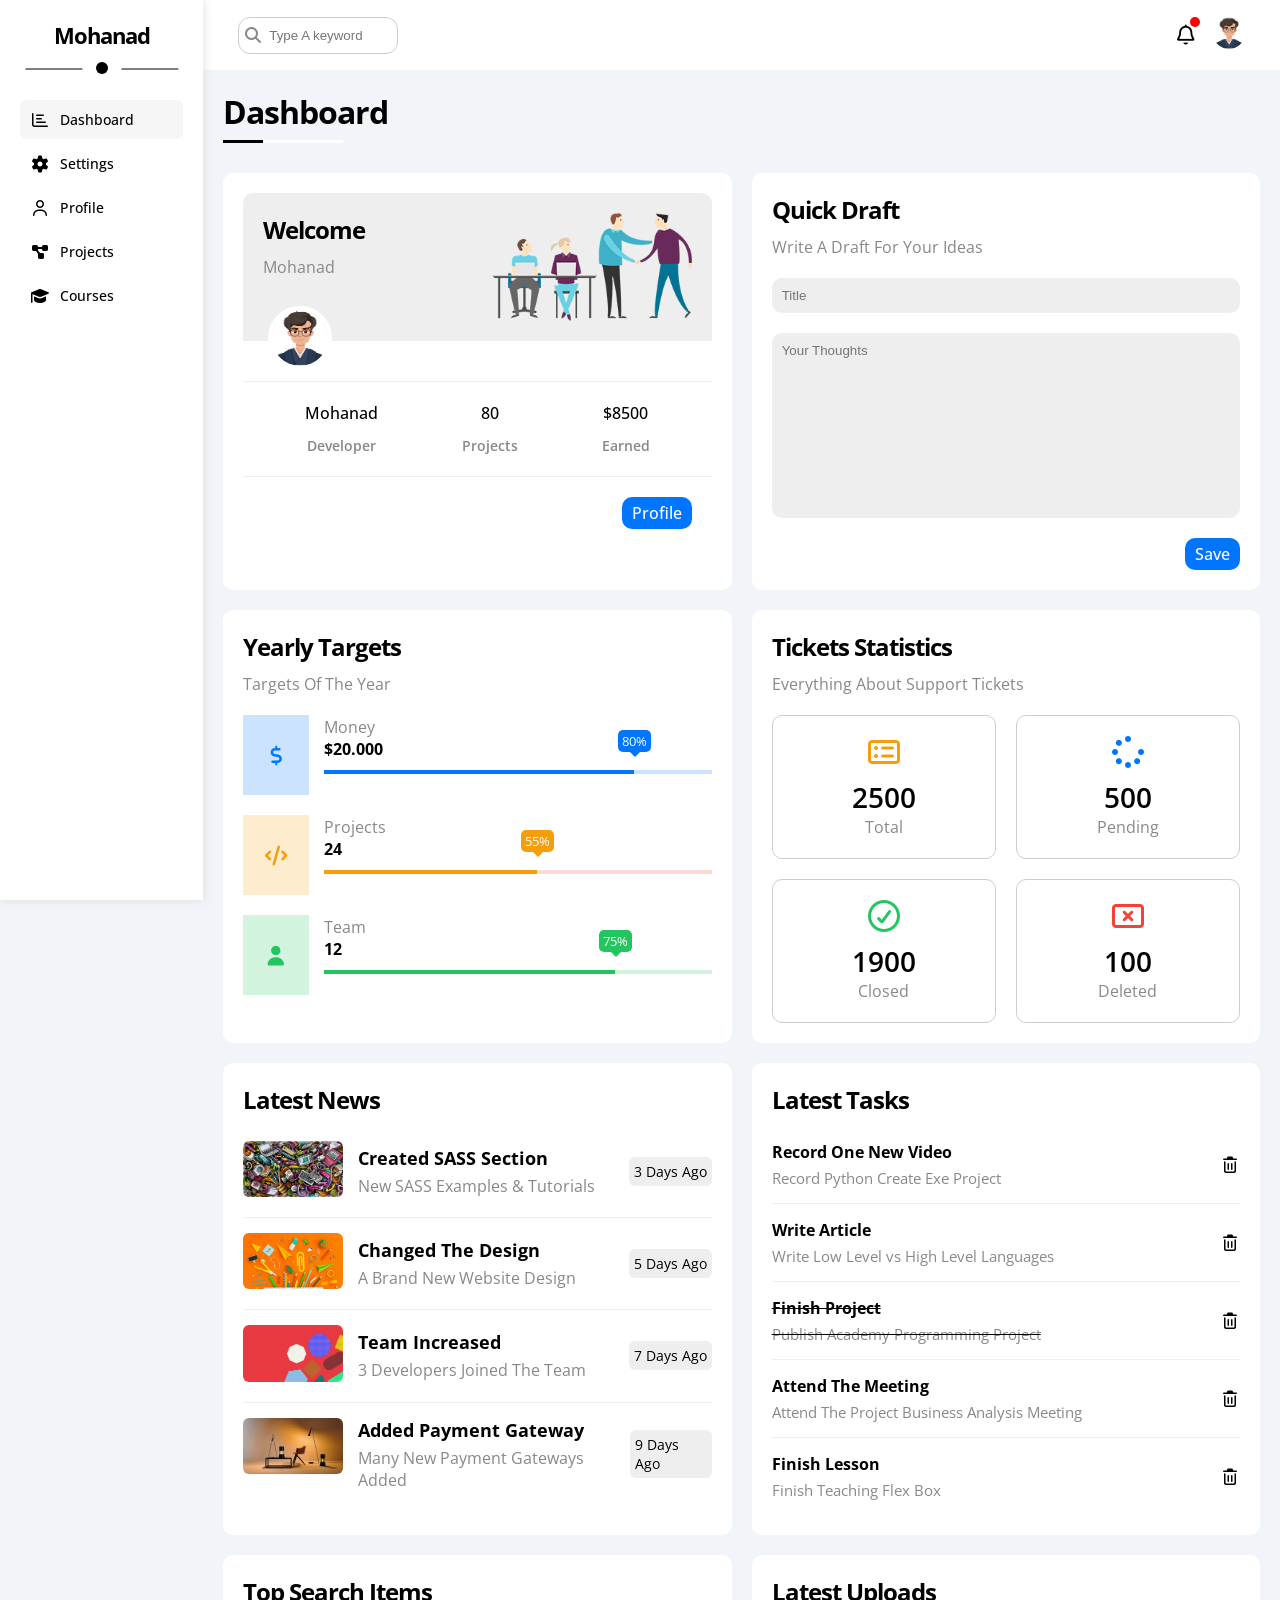
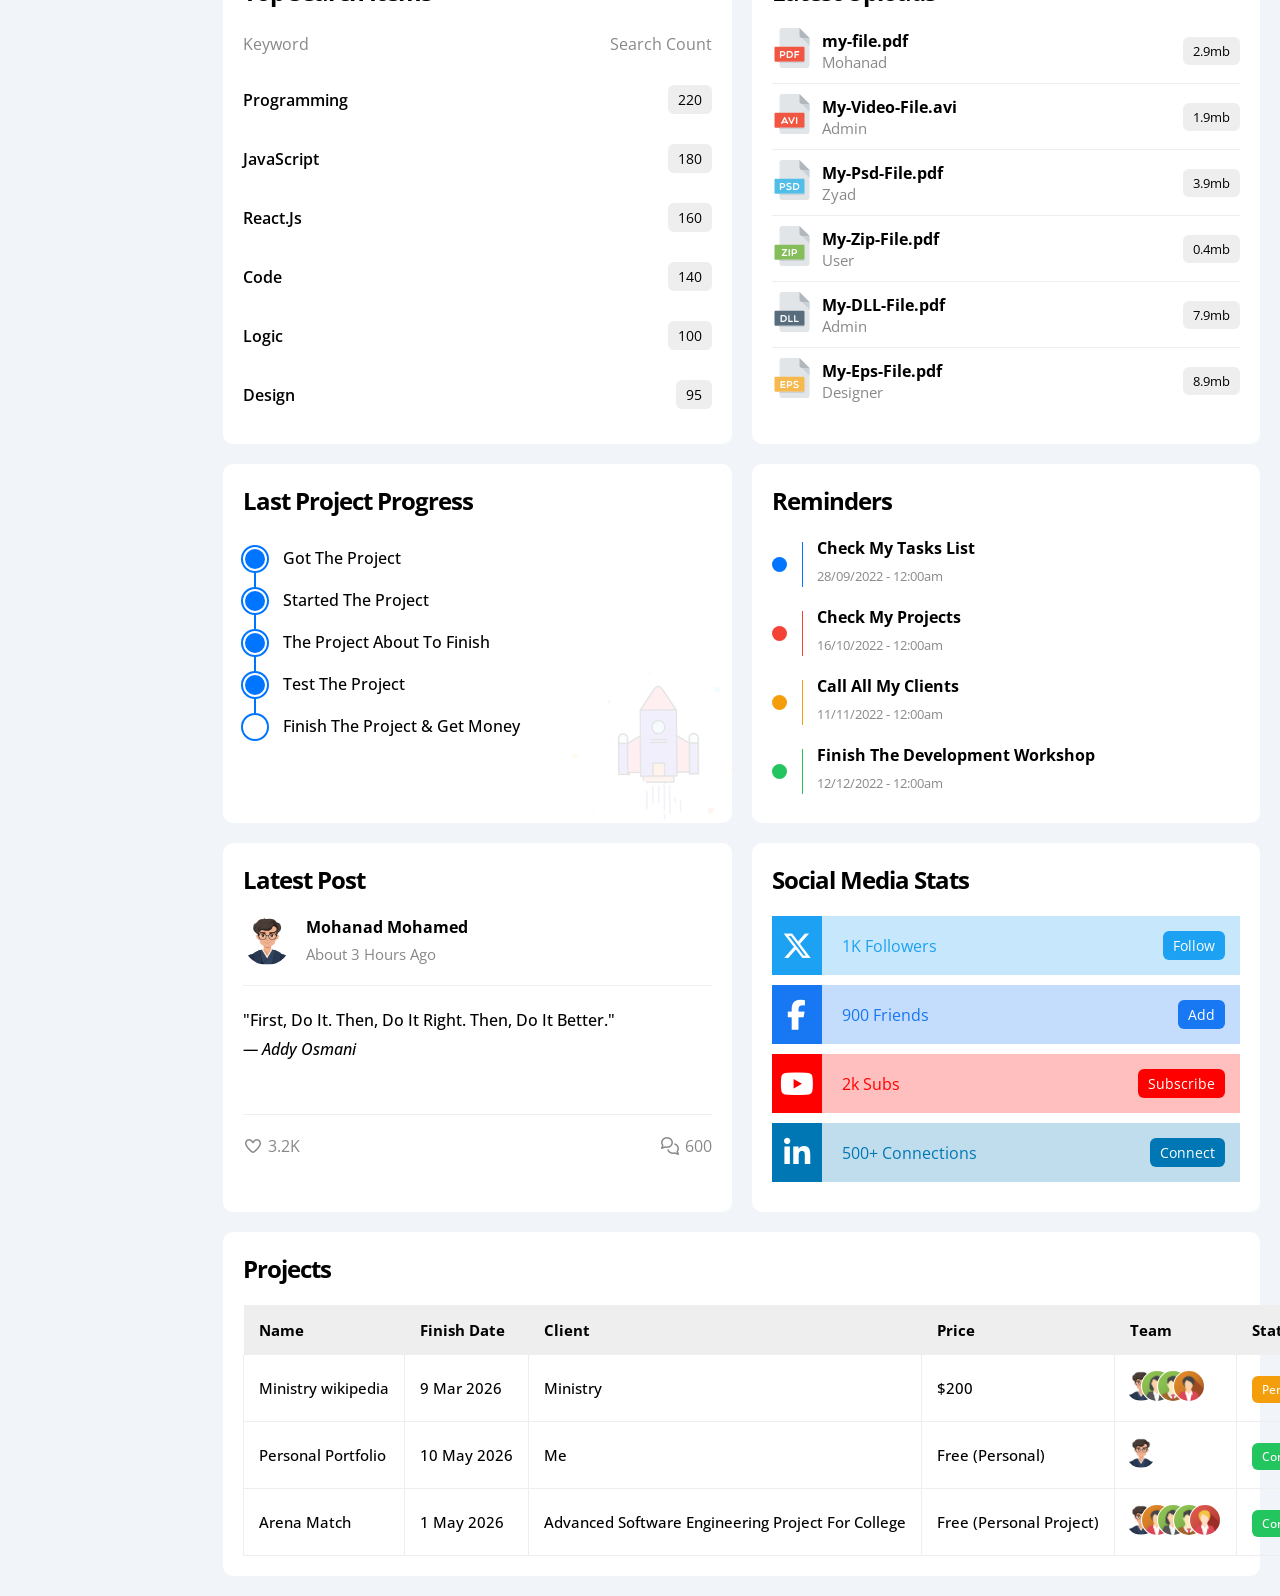
<file: index.html>
<!DOCTYPE html>
<html lang="en">
<head>
    <meta charset="UTF-8">
    <meta name="viewport" content="width=device-width, initial-scale=1.0">
    <title>Dashboard</title>
    <!-- Font Awesome  -->
    <link rel="stylesheet" href="CSS/all.min.css">
    <!-- FrameWork file  -->
    <link rel="stylesheet" href="CSS/framework.css">
    <!-- Main CSS File  -->
    <link rel="stylesheet" href="CSS/main.css">
    <!-- Google Fonts  -->
    <link rel="preconnect" href="https://fonts.googleapis.com">
    <link rel="preconnect" href="https://fonts.gstatic.com" crossorigin>
    <link href="https://fonts.googleapis.com/css2?family=Cairo:wght@200..1000&family=Open+Sans:ital,wght@0,300..800;1,300..800&display=swap" rel="stylesheet">
</head>
<body>
    <div class="page">
        <div class="sidebar">
            <h3>
                <span class="circle-bullet"></span>
                Mohanad
            </h3>
            <ul>
                <li>
                    <a class="active" href="index.html" >
                        <i class="fa-regular fa-chart-bar fa-fw"></i>
                        <span>Dashboard</span>
                    </a>
                </li>
                <li>
                    <a href="settings.html">
                        <i class="fa-solid fa-gear fa-fw"></i>
                        <span>Settings</span>
                    </a>
                </li>
                <li>                   
                    <a href="profile.html" >
                        <i class="fa-regular fa-user fa-fw"></i>
                        <span>Profile</span>
                    </a>
                </li>
                <li>
                    <a href="projects.html" >
                        <i class="fa-solid fa-diagram-project fa-fw"></i>
                        <span>Projects</span>
                    </a>
                </li>
                <li>                    
                    <a href="courses.html" >
                        <i class="fa-solid fa-graduation-cap fa-fw"></i>
                        <span>Courses</span>
                    </a>
                </li>
            </ul>
        </div>

        <div class="content-wrapper">
            <header>
                <div class="search">
                    <i class="fa-solid fa-magnifying-glass"></i>
                    <input type="text" name="search" placeholder="Type A keyword">
                </div>
                    <div class="image p-relative">
                        <a href="profile.html">
                            <img src="images/my-avatar.jpg" alt="">
                        </a>
                    </div>
            </header>

            <div class="dashboard-body p-20">
                <h1 class="main-title">Dashboard</h1>

                <div class="dashboard-content">
                    <div class="card welcome pb-40">
                        <div class="intro p-20 d-flex-space eee-bg p-relative">
                            <div class="card-head-text">
                                <h2>Welcome</h2>
                                <p>Mohanad</p>
                            </div>
                            <img src="images/welcome.png" alt="">
                        </div>
                        <div class="content p-relative pt-20 pb-40">
                            <div class="image">
                                <img src="images/my-avatar.jpg" alt="">
                            </div>
                            <div class="content-text d-flex-around p-20 mt-20 mb-20 txt-center">
                                <div class="role">
                                    <p>Mohanad</p>
                                    <span>Developer</span>
                                </div>
                                <div class="projects-done">
                                    <p>80</p>
                                    <span>Projects</span>
                                </div>
                                <div class="money-earned">
                                    <p>$8500</p>
                                    <span>Earned</span>
                                </div>
                            </div>
                            <div class="profile-btn">
                                <a href="profile.html">Profile</a>
                            </div>
                        </div>
                    </div>
                    <!-- *************** -->
                    <div class="card quick-draft p-20">
                        <div class="card-head-text">
                            <h2>Quick Draft</h2>
                            <p>Write A Draft For Your Ideas</p>
                        </div>
                        <form action="" class="quick-draft-form d-flex mt-20">
                            <input class="title-input eee-bg rad-10" type="text" name="title" placeholder="Title">
                            <input class="thoughts-input eee-bg rad-10" type="text" name="thoughts" placeholder="Your Thoughts">
                        </form>
                        <div class="save-btn">
                            <a href="#">Save</a>
                        </div>
                    </div>
                    <!-- **************** -->
                    <div class="card targets p-20">
                        <div class="card-head-text">
                            <h2>Yearly Targets</h2>
                            <p>Targets Of The Year</p>
                        </div>
                        <!-- Money  -->
                        <div class="target-holder money d-flex">
                            <div class="target-icon center-flex">
                                <i class="fa-solid fa-dollar-sign fa-lg c-blue"></i>
                            </div>
                            <div class="target-content">
                                <p class="title">Money</p>
                                <p class="number">$20.000</p>
                                <div class="prog money">
                                    <span class="progress-fill money blue-bg" data-progress="80%" style="width: 80%;">
                                        <span class="money blue-bg">80%</span>
                                    </span>
                                </div>
                            </div>
                        </div>
                        <!-- Projects  -->
                        <div class="target-holder projects d-flex">
                            <div class="target-icon center-flex">
                                <i class="fa-solid fa-code fa-lg c-orange"></i>
                            </div>
                            <div class="target-content">
                                <p class="title">Projects</p>
                                <p class="number">24</p>
                                <div class="prog projects">
                                    <span class="progress-fill projects orange-bg" data-progress="55%" style="width: 55%;">
                                        <span class="projects orange-bg">55%</span>
                                    </span>
                                </div>
                            </div>
                        </div>
                        <!-- Team  -->
                        <div class="target-holder team d-flex">
                            <div class="target-icon center-flex">
                                <i class="fa-solid fa-user fa-lg c-green"></i>
                            </div>
                            <div class="target-content">
                                <p class="title">Team</p>
                                <p class="number">12</p>
                                <div class="prog team">
                                    <span class="progress-fill team green-bg" data-progress="75%" style="width: 75%;">
                                        <span class="team green-bg">75%</span>
                                    </span>
                                </div>
                            </div>
                        </div>
                    </div>
                    <!-- ******************* -->
                    <div class="card tickets p-20">
                        <div class="card-head-text">
                            <h2>Tickets Statistics</h2>
                            <p>Everything About Support Tickets</p>
                        </div>
                        <div class="box-container d-flex mt-20">
                            <div class="box">
                                <i class="fa-regular fa-rectangle-list fa-2x c-orange mb-10"></i>
                                <span>2500</span>
                                <p>Total</p>
                            </div>
                            <div class="box">
                                <i class="fa-solid fa-spinner fa-2x c-blue mb-10"></i>
                                <span>500</span>
                                <p>Pending</p>
                            </div>
                            <div class="box">
                                <i class="fa-regular fa-circle-check fa-2x c-green mb-10"></i>
                                <span>1900</span>
                                <p>Closed</p>
                            </div>
                            <div class="box">
                                <i class="fa-regular fa-rectangle-xmark fa-2x c-red mb-10"></i>
                                <span>100</span>
                                <p>Deleted</p>
                            </div>
                        </div>
                    </div>
                    <!-- ***************************** -->
                    <div class="card news p-20">
                        <div class="card-head-text">
                            <h2>Latest News</h2>
                        </div>
                        <div class="news-row d-flex">
                            <div class="news-row-image">
                                <img src="images/news-04.png" alt="">
                            </div>
                            <div class="news-row-content">
                                <div class="news-text">
                                    <h3>Created SASS Section</h3>
                                    <p>New SASS Examples & Tutorials</p>
                                </div>
                                <div class="news-label ">
                                    3 Days Ago
                                </div>
                            </div>
                        </div>
                        <!-- ********** -->
                        <div class="news-row d-flex">
                            <div class="news-row-image">
                                <img src="images/news-02.png" alt="">
                            </div>
                            <div class="news-row-content">
                                <div class="news-text">
                                    <h3>Changed The Design</h3>
                                    <p>A Brand New Website Design</p>
                                </div>
                                <div class="news-label ">
                                    5 Days Ago
                                </div>
                            </div>
                        </div>
                        <!-- *************** -->
                        <div class="news-row d-flex">
                            <div class="news-row-image">
                                <img src="images/news-03.png" alt="">
                            </div>
                            <div class="news-row-content">
                                <div class="news-text">
                                    <h3>Team Increased</h3>
                                    <p>3 Developers Joined The Team</p>
                                </div>
                                <div class="news-label ">
                                    7 Days Ago
                                </div>
                            </div>
                        </div>
                        <!-- ********************* -->
                        <div class="news-row d-flex">
                            <div class="news-row-image">
                                <img src="images/news-01.png" alt="">
                            </div>
                            <div class="news-row-content">
                                <div class="news-text">
                                    <h3>Added Payment Gateway</h3>
                                    <p>Many New Payment Gateways Added</p>
                                </div>
                                <div class="news-label ">
                                    9 Days Ago
                                </div>
                            </div>
                        </div>
                    </div>
                    <!-- ********************  -->
                    <div class="card tasks p-20">
                        <div class="card-head-text">
                            <h2>Latest Tasks</h2>
                        </div>
                        <div class="task-row d-flex">
                            <div class="task-content">
                                <h3 class="fs-16">Record One New Video</h3>
                                <p class="fs-15 c-grey">Record Python Create Exe Project</p>
                            </div>
                            <div class="remove-task-icon">
                                <i class="fa-regular fa-trash-can delete"></i>
                            </div>
                        </div>

                        <div class="task-row d-flex">
                            <div class="task-content">
                                <h3 class="fs-16">Write Article</h3>
                                <p class="fs-15 c-grey">Write Low Level vs High Level Languages</p>
                            </div>
                            <div class="remove-task-icon">
                                <i class="fa-regular fa-trash-can delete"></i>
                            </div>
                        </div>

                        <div class="task-row d-flex">
                            <div class="task-content">
                                <h3 class="fs-16">Finish Project</h3>
                                <p class="fs-15 c-grey">Publish Academy Programming Project</p>
                            </div>
                            <div class="remove-task-icon">
                                <i class="fa-regular fa-trash-can delete"></i>
                            </div>
                        </div>

                        <div class="task-row d-flex">
                            <div class="task-content">
                                <h3 class="fs-16">Attend The Meeting</h3>
                                <p class="fs-15 c-grey">Attend The Project Business Analysis Meeting</p>
                            </div>
                            <div class="remove-task-icon">
                                <i class="fa-regular fa-trash-can delete"></i>
                            </div>
                        </div>

                        <div class="task-row d-flex">
                            <div class="task-content">
                                <h3 class="fs-16">Finish Lesson</h3>
                                <p class="fs-15 c-grey">Finish Teaching Flex Box</p>
                            </div>
                            <div class="remove-task-icon">
                                <i class="fa-regular fa-trash-can delete"></i>
                            </div>
                        </div>
                    </div>
                    <!-- ********************  -->
                    <div class="card top-search p-20">
                        <div class="card-head-text">
                            <h2>Top Search Items</h2>
                        </div>
                        <div class="items-head d-flex-space">
                            <span class="c-grey">Keyword</span>
                            <span class="c-grey">Search Count</span>
                        </div>
                        <div class="items-row d-flex-space">
                            <span class="keyword">Programming</span>
                            <span class="count">220</span>
                        </div>

                        <div class="items-row d-flex-space">
                            <span class="keyword">JavaScript</span>
                            <span class="count">180</span>
                        </div>

                        <div class="items-row d-flex-space p-15">
                            <span class="keyword">React.Js</span>
                            <span class="count">160</span>
                        </div>

                        <div class="items-row d-flex-space">
                            <span class="keyword">Code</span>
                            <span class="count">140</span>
                        </div>

                        <div class="items-row d-flex-space">
                            <span class="keyword">Logic</span>
                            <span class="count">100</span>
                        </div>

                        <div class="items-row d-flex-space">
                            <span class="keyword">Design</span>
                            <span class="count">95</span>
                        </div>
                    </div>
                    <!-- *********************  -->
                    <div class="card uploads p-20">
                        <div class="card-head-text">
                            <h2>Latest Uploads</h2>
                        </div>
                        <div class="uploads-row d-flex">
                            <div class="uploads-img">
                                <img src="images/pdf.svg" alt="" style="width: 40px;">
                            </div>
                            <div class="uploads-content">
                                <div class="uploads-text">
                                    <h3 class="fs-16">my-file.pdf</h3>
                                    <p class="fs-15 c-grey">Mohanad</p>
                                </div>
                                <div class="uploads-label">
                                    2.9mb
                                </div>
                            </div>
                        </div>

                        <div class="uploads-row d-flex">
                            <div class="uploads-img">
                                <img src="images/avi.svg" alt="" style="width: 40px;">
                            </div>
                            <div class="uploads-content">
                                <div class="uploads-text">
                                    <h3 class="fs-16">My-Video-File.avi</h3>
                                    <p class="fs-15 c-grey">Admin</p>
                                </div>
                                <div class="uploads-label">
                                    1.9mb
                                </div>
                            </div>
                        </div>

                        <div class="uploads-row d-flex">
                            <div class="uploads-img">
                                <img src="images/psd.svg" alt="" style="width: 40px;">
                            </div>
                            <div class="uploads-content">
                                <div class="uploads-text">
                                    <h3 class="fs-16">My-Psd-File.pdf</h3>
                                    <p class="fs-15 c-grey">Zyad</p>
                                </div>
                                <div class="uploads-label">
                                    3.9mb
                                </div>
                            </div>
                        </div>

                        <div class="uploads-row d-flex">
                            <div class="uploads-img">
                                <img src="images/zip.svg" alt="" style="width: 40px;">
                            </div>
                            <div class="uploads-content">
                                <div class="uploads-text">
                                    <h3 class="fs-16">My-Zip-File.pdf</h3>
                                    <p class="fs-15 c-grey">User</p>
                                </div>
                                <div class="uploads-label">
                                    0.4mb
                                </div>
                            </div>
                        </div>

                        <div class="uploads-row d-flex">
                            <div class="uploads-img">
                                <img src="images/dll.svg" alt="" style="width: 40px;">
                            </div>
                            <div class="uploads-content">
                                <div class="uploads-text">
                                    <h3 class="fs-16">My-DLL-File.pdf</h3>
                                    <p class="fs-15 c-grey">Admin</p>
                                </div>
                                <div class="uploads-label">
                                    7.9mb
                                </div>
                            </div>
                        </div>

                        <div class="uploads-row d-flex">
                            <div class="uploads-img">
                                <img src="images/eps.svg" alt="" style="width: 40px;">
                            </div>
                            <div class="uploads-content">
                                <div class="uploads-text">
                                    <h3 class="fs-16">My-Eps-File.pdf</h3>
                                    <p class="fs-15 c-grey">Designer</p>
                                </div>
                                <div class="uploads-label">
                                    8.9mb
                                </div>
                            </div>
                        </div>
                    </div>
                    <!-- **********************  -->
                    <div class="card progress p-relative">
                        <div class="card-head-text">
                            <h2>Last Project Progress</h2>
                        </div>
                        <ul class="project-progress mt-20">
                            <li>Got The Project</li>
                            <li>Started The Project</li>
                            <li>The Project About To Finish</li>
                            <li>Test The Project</li>
                            <li>Finish The Project & Get Money</li>
                        </ul>
                        <img src="images/project.png" alt="">
                    </div>
                    <!-- ********************  -->
                    <div class="card reminders">
                        <div class="card-head-text">
                            <h2>Reminders</h2>
                        </div>
                        <ul>
                            <li class="d-flex blue">
                                <span class="bullet blue-bg "></span>
                                <div class="content">
                                    <p class="text">Check My Tasks List</p>
                                    <span class="date c-grey">28/09/2022 - 12:00am</span>
                                </div>
                            </li>
                            <li class="d-flex red">
                                <span class="bullet red-bg"></span>
                                <div class="content">
                                    <p class="text">Check My Projects</p>
                                    <span class="date c-grey">16/10/2022 - 12:00am</span>
                                </div>
                            </li>
                            <li class="d-flex orange">
                                <span class="bullet orange-bg"></span>
                                <div class="content">
                                    <p class="text">Call All My Clients</p>
                                    <span class="date c-grey">11/11/2022 - 12:00am</span>
                                </div>
                            </li>
                            <li class="d-flex green">
                                <span class="bullet green-bg"></span>
                                <div class="content">
                                    <p class="text">Finish The Development Workshop</p>
                                    <span class="date c-grey">12/12/2022 - 12:00am</span>
                                </div>
                            </li>
                        </ul>
                    </div>
                    <!-- ***********************  -->
                    <div class="card post ">
                        <div class="card-head-text ">
                            <h2>Latest Post</h2>
                        </div>
                        <div class="post-head text-capitalize pt-10 pb-20">
                            <img src="images/my-avatar.jpg" alt="">
                            <div class="info">
                                <span class="name fs-16">Mohanad Mohamed</span>
                                <span class="time c-grey fs-15">About 3 Hours Ago</span>
                            </div>
                        </div>
                        <div class="post-content text-capitalize pt-20 pb-50">
                            <blockquote>
                                "First, do it. Then, do it right. Then, do it better."
                            </blockquote>
                            <cite>— Addy Osmani</cite>
                        </div>
                        <div class="post-foot d-flex-space pt-20">
                            <div class="likes c-grey d-flex">
                                <i class="fa-regular fa-heart"></i>
                                <span>3.2K</span>
                            </div>
                            <div class="comments c-grey d-flex">
                                <i class="fa-regular fa-comments"></i>
                                <span>600</span>
                            </div>
                        </div>
                    </div>
                    <!-- *****************  -->
                    <div class="card social">
                        <div class="card-head-text mb-20">
                            <h2>Social Media Stats</h2>
                        </div>
                        <div class="social-row twitter d-flex ">
                            <i class="fa-brands fa-x-twitter center-flex c-white"></i>
                            <div class="social-row-content d-flex-space">
                                <span style="color: var(--twitter-color);">1K Followers</span>
                                <a href="#">Follow</a>
                            </div>
                        </div>
                        <div class="social-row facebook d-flex ">
                            <i class="fa-brands fa-facebook-f center-flex c-white"></i>
                            <div class="social-row-content d-flex-space">
                                <span style="color: var(--facebook-color);">900 Friends</span>
                                <a href="#">Add</a>
                            </div>
                        </div>
                        <div class="social-row youtube d-flex ">
                            <i class="fa-brands fa-youtube center-flex c-white"></i>
                            <div class="social-row-content d-flex-space">
                                <span style="color: red;">2k Subs</span>
                                <a href="#">Subscribe</a>
                            </div>
                        </div>
                        <div class="social-row linkedIn d-flex ">
                            <i class="fa-brands fa-linkedin-in center-flex c-white"></i>
                            <div class="social-row-content d-flex-space">
                                <span style="color: var(--linkedIn-color);">500+ Connections</span>
                                <a href="#">Connect</a>
                            </div>
                        </div>
                    </div>
                </div>
                <div class="card projects fff-bg rad-10 p-20 mt-20">
                    <div class="card-head-text mb-20">
                        <h2>Projects</h2>
                    </div>
                    <div class="table-container">
                        <table>
                            <tr>
                                <th>Name</th>
                                <th>Finish Date</th>
                                <th>Client</th>
                                <th>Price</th>
                                <th>Team</th>
                                <th>Status</th>
                            </tr>
                            <tr>
                                <td>Ministry wikipedia</td>
                                <td>9 Mar 2026</td>
                                <td>Ministry</td>
                                <td>$200</td>
                                <td class="images">
                                    <img src="images/my-avatar.jpg" alt="">
                                    <img src="images/team-02.png" alt="">
                                    <img src="images/team-03.png" alt="">
                                    <img src="images/team-04.png" alt="">
                                </td>
                                <td class="pending"><span>Pending</span></td>
                            </tr>
                            <tr>
                                <td>Personal Portfolio</td>
                                <td>10 May 2026</td>
                                <td>Me</td>
                                <td>Free (Personal)</td>
                                <td class="images">
                                    <img src="images/my-avatar.jpg" alt="My Avatar">
                                </td>
                                <td class="completed"><span>Completed</span></td>
                            </tr>
                            <tr>
                                <td>Arena Match</td>
                                <td>1 May 2026</td>
                                <td>Advanced Software Engineering Project For College</td>
                                <td>Free (Personal Project)</td>
                                <td class="images">
                                    <img src="images/my-avatar.jpg" alt="">
                                    <img src="images/team-04.png" alt="">
                                    <img src="images/team-02.png" alt="">
                                    <img src="images/team-03.png" alt="">
                                    <img src="images/team-05.png" alt="">
                                </td>
                                <td class="completed"><span>Completed</span></td>
                            </tr>
                        </table>
                    </div>
                </div>
            </div>
        </div>
    </div>
</body>
</html>
</file>
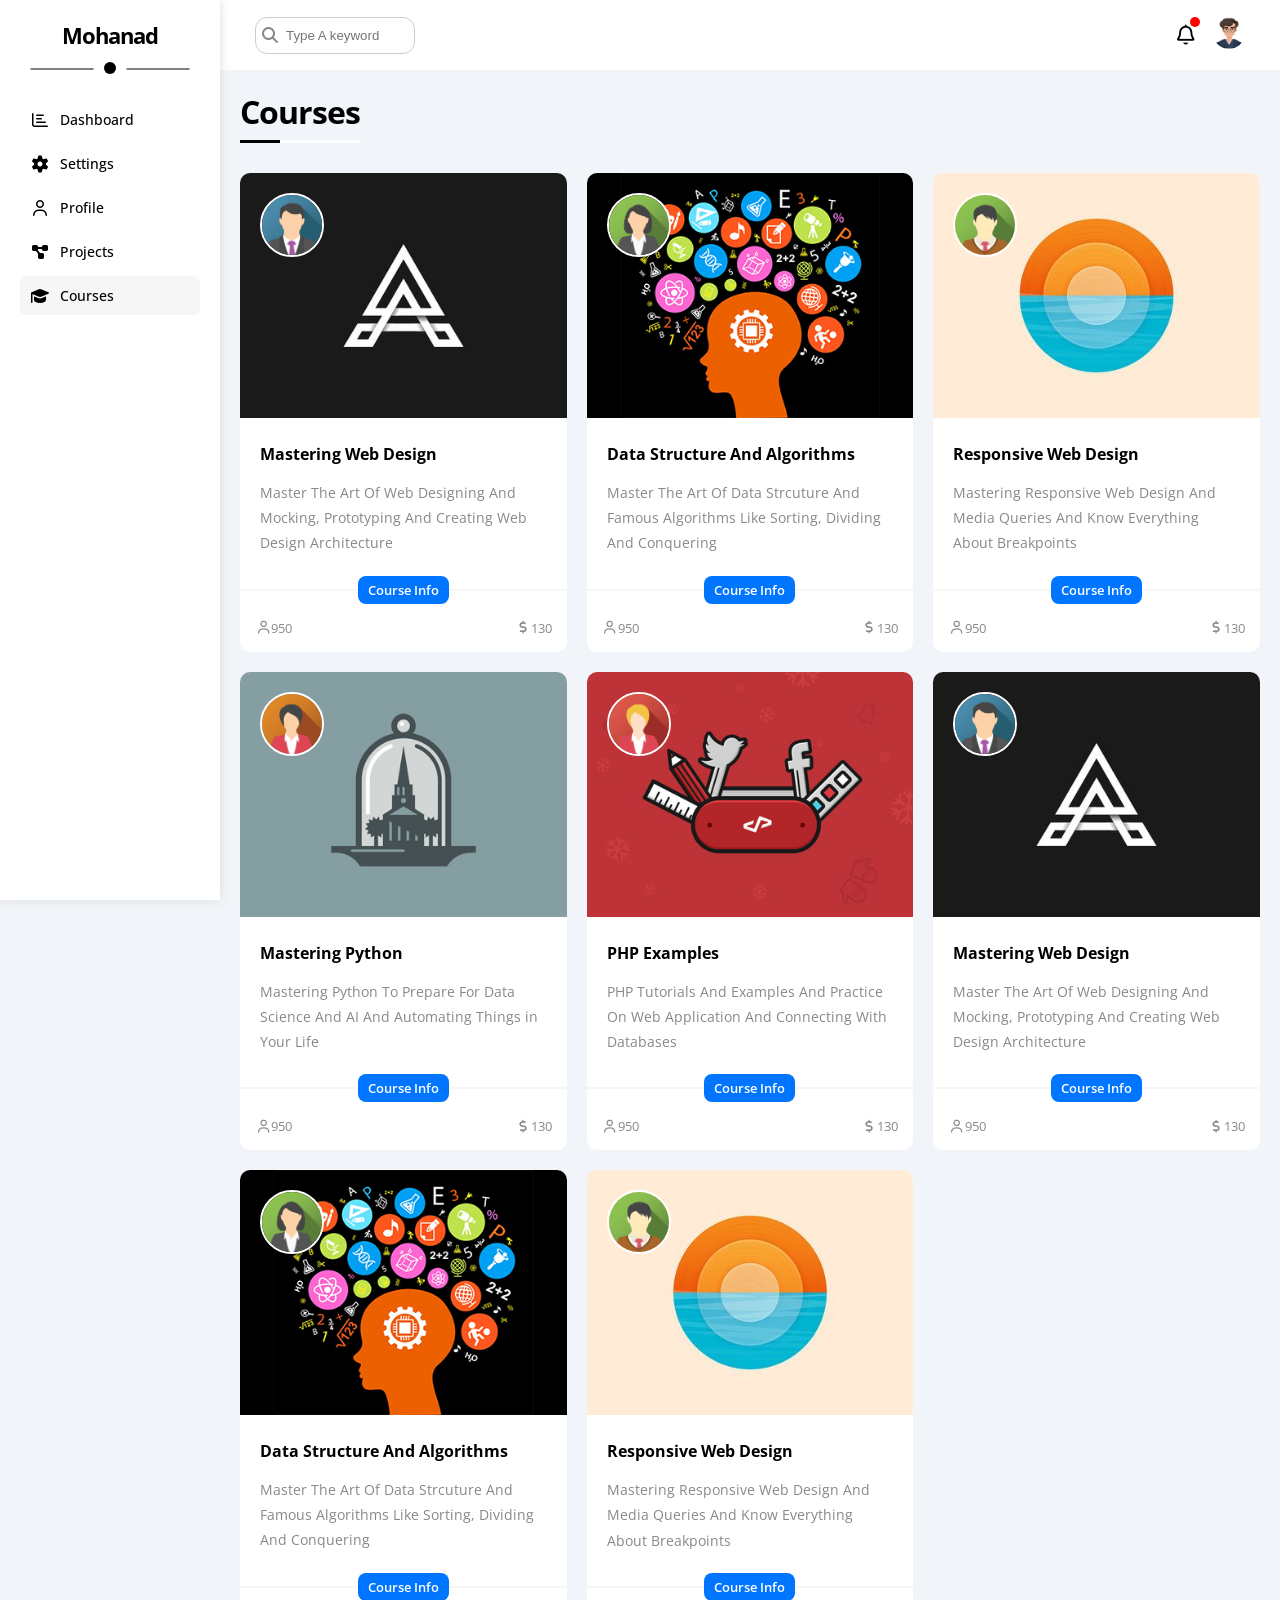
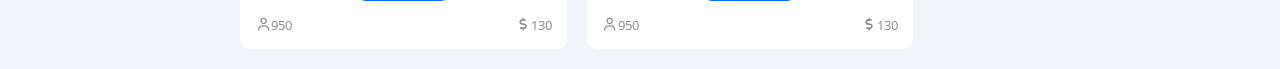
<file: courses.html>
<!DOCTYPE html>
<html lang="en">
<head>
    <meta charset="UTF-8">
    <meta name="viewport" content="width=device-width, initial-scale=1.0">
    <title>Courses</title>
    <!-- Font Awesome  -->
    <link rel="stylesheet" href="CSS/all.min.css">
    <!-- FrameWork file  -->
    <link rel="stylesheet" href="CSS/framework.css">
    <!-- Main CSS File  -->
    <link rel="stylesheet" href="CSS/main.css">
    <!-- Profile CSS File  -->
    <link rel="stylesheet" href="CSS/courses.css">
    <!-- Google Fonts  -->
    <link rel="preconnect" href="https://fonts.googleapis.com">
    <link rel="preconnect" href="https://fonts.gstatic.com" crossorigin>
    <link href="https://fonts.googleapis.com/css2?family=Cairo:wght@200..1000&family=Open+Sans:ital,wght@0,300..800;1,300..800&display=swap" rel="stylesheet">
</head>
<body>
    <div class="page">
        <div class="sidebar">
            <h3>
                <span class="circle-bullet"></span>
                Mohanad
            </h3>
            <ul>
                <li>
                    <a href="index.html" >
                        <i class="fa-regular fa-chart-bar fa-fw"></i>
                        <span>Dashboard</span>
                    </a>
                </li>
                <li>
                    <a href="settings.html">
                        <i class="fa-solid fa-gear fa-fw"></i>
                        <span>Settings</span>
                    </a>
                </li>
                <li>                   
                    <a href="profile.html">
                        <i class="fa-regular fa-user fa-fw"></i>
                        <span>Profile</span>
                    </a>
                </li>
                <li>
                    <a href="projects.html" >
                        <i class="fa-solid fa-diagram-project fa-fw"></i>
                        <span>Projects</span>
                    </a>
                </li>
                <li>                    
                    <a class="active" href="courses.html" >
                        <i class="fa-solid fa-graduation-cap fa-fw"></i>
                        <span>Courses</span>
                    </a>
                </li>
            </ul>
        </div>

        <div class="content-wrapper">
            <header>
                <div class="search">
                    <i class="fa-solid fa-magnifying-glass"></i>
                    <input type="text" name="search" placeholder="Type A keyword">
                </div>
                <div class="image p-relative">
                    <a href="profile.html">
                        <img src="images/my-avatar.jpg" alt="">
                    </a>
                </div>
            </header>
            
            <div class="courses-body p-20">
                <h1 class="main-title">Courses</h1>
                <div class="courses-content">

                    <div class="course">
                        <div class="cover-image">
                            <img src="images/course-01.jpg" alt="">
                        </div>
                        <div class="instructor-image">
                            <img src="images/team-01.png" alt="">
                        </div>
                        <div class="course-content p-20">
                            <h4 class="fs-16 mb-15">Mastering Web Design</h4>
                            <p class="fs-14 c-grey">Master The Art Of Web Designing And Mocking, Prototyping And Creating Web Design Architecture</p>
                        </div>
                        <div class="course-info">
                            <a href="#">Course Info</a>
                        </div>
                        <div class="reach p-15 c-grey fs-13">
                            <span class="count center-flex">
                                <i class="fa-regular fa-user"></i>
                                950
                            </span>
                            <span class="price center-flex">
                                <i class="fa-solid fa-dollar-sign"></i>
                                130
                            </span>
                        </div>
                    </div>

                    <div class="course">
                        <div class="cover-image">
                            <img src="images/course-02.jpg" alt="">
                        </div>
                        <div class="instructor-image">
                            <img src="images/team-02.png" alt="">
                        </div>
                        <div class="course-content p-20">
                            <h4 class="fs-16 mb-15">Data Structure And Algorithms</h4>
                            <p class="fs-14 c-grey">Master The Art Of Data Strcuture And Famous Algorithms Like Sorting, Dividing And Conquering</p>
                        </div>
                        <div class="course-info">
                            <a href="#">Course Info</a>
                        </div>
                        <div class="reach p-15 c-grey fs-13">
                            <span class="count center-flex">
                                <i class="fa-regular fa-user"></i>
                                950
                            </span>
                            <span class="price center-flex">
                                <i class="fa-solid fa-dollar-sign"></i>
                                130
                            </span>
                        </div>
                    </div>

                    <div class="course">
                        <div class="cover-image">
                            <img src="images/course-03.jpg" alt="">
                        </div>
                        <div class="instructor-image">
                            <img src="images/team-03.png" alt="">
                        </div>
                        <div class="course-content p-20">
                            <h4 class="fs-16 mb-15">Responsive Web Design</h4>
                            <p class="fs-14 c-grey">Mastering Responsive Web Design And Media Queries And Know Everything About Breakpoints</p>
                        </div>
                        <div class="course-info">
                            <a href="#">Course Info</a>
                        </div>
                        <div class="reach p-15 c-grey fs-13">
                            <span class="count center-flex">
                                <i class="fa-regular fa-user"></i>
                                950
                            </span>
                            <span class="price center-flex">
                                <i class="fa-solid fa-dollar-sign"></i>
                                130
                            </span>
                        </div>
                    </div>

                    <div class="course">
                        <div class="cover-image">
                            <img src="images/course-04.jpg" alt="">
                        </div>
                        <div class="instructor-image">
                            <img src="images/team-04.png" alt="">
                        </div>
                        <div class="course-content p-20">
                            <h4 class="fs-16 mb-15">Mastering Python</h4>
                            <p class="fs-14 c-grey">Mastering Python To Prepare For Data Science And AI And Automating Things in Your Life</p>
                        </div>
                        <div class="course-info">
                            <a href="#">Course Info</a>
                        </div>
                        <div class="reach p-15 c-grey fs-13">
                            <span class="count center-flex">
                                <i class="fa-regular fa-user"></i>
                                950
                            </span>
                            <span class="price center-flex">
                                <i class="fa-solid fa-dollar-sign"></i>
                                130
                            </span>
                        </div>
                    </div>

                    <div class="course">
                        <div class="cover-image">
                            <img src="images/course-05.jpg" alt="">
                        </div>
                        <div class="instructor-image">
                            <img src="images/team-05.png" alt="">
                        </div>
                        <div class="course-content p-20">
                            <h4 class="fs-16 mb-15">PHP Examples</h4>
                            <p class="fs-14 c-grey">PHP Tutorials And Examples And Practice On Web Application And Connecting With Databases</p>
                        </div>
                        <div class="course-info">
                            <a href="#">Course Info</a>
                        </div>
                        <div class="reach p-15 c-grey fs-13">
                            <span class="count center-flex">
                                <i class="fa-regular fa-user"></i>
                                950
                            </span>
                            <span class="price center-flex">
                                <i class="fa-solid fa-dollar-sign"></i>
                                130
                            </span>
                        </div>
                    </div>

                    <div class="course">
                        <div class="cover-image">
                            <img src="images/course-01.jpg" alt="">
                        </div>
                        <div class="instructor-image">
                            <img src="images/team-01.png" alt="">
                        </div>
                        <div class="course-content p-20">
                            <h4 class="fs-16 mb-15">Mastering Web Design</h4>
                            <p class="fs-14 c-grey">Master The Art Of Web Designing And Mocking, Prototyping And Creating Web Design Architecture</p>
                        </div>
                        <div class="course-info">
                            <a href="#">Course Info</a>
                        </div>
                        <div class="reach p-15 c-grey fs-13">
                            <span class="count center-flex">
                                <i class="fa-regular fa-user"></i>
                                950
                            </span>
                            <span class="price center-flex">
                                <i class="fa-solid fa-dollar-sign"></i>
                                130
                            </span>
                        </div>
                    </div>

                    <div class="course">
                        <div class="cover-image">
                            <img src="images/course-02.jpg" alt="">
                        </div>
                        <div class="instructor-image">
                            <img src="images/team-02.png" alt="">
                        </div>
                        <div class="course-content p-20">
                            <h4 class="fs-16 mb-15">Data Structure And Algorithms</h4>
                            <p class="fs-14 c-grey">Master The Art Of Data Strcuture And Famous Algorithms Like Sorting, Dividing And Conquering</p>
                        </div>
                        <div class="course-info">
                            <a href="#">Course Info</a>
                        </div>
                        <div class="reach p-15 c-grey fs-13">
                            <span class="count center-flex">
                                <i class="fa-regular fa-user"></i>
                                950
                            </span>
                            <span class="price center-flex">
                                <i class="fa-solid fa-dollar-sign"></i>
                                130
                            </span>
                        </div>
                    </div>

                    <div class="course">
                        <div class="cover-image">
                            <img src="images/course-03.jpg" alt="">
                        </div>
                        <div class="instructor-image">
                            <img src="images/team-03.png" alt="">
                        </div>
                        <div class="course-content p-20">
                            <h4 class="fs-16 mb-15">Responsive Web Design</h4>
                            <p class="fs-14 c-grey">Mastering Responsive Web Design And Media Queries And Know Everything About Breakpoints</p>
                        </div>
                        <div class="course-info">
                            <a href="#">Course Info</a>
                        </div>
                        <div class="reach p-15 c-grey fs-13">
                            <span class="count center-flex">
                                <i class="fa-regular fa-user"></i>
                                950
                            </span>
                            <span class="price center-flex">
                                <i class="fa-solid fa-dollar-sign"></i>
                                130
                            </span>
                        </div>
                    </div>

                </div>
            </div>
        </div>
    </div>
</body>
</file>
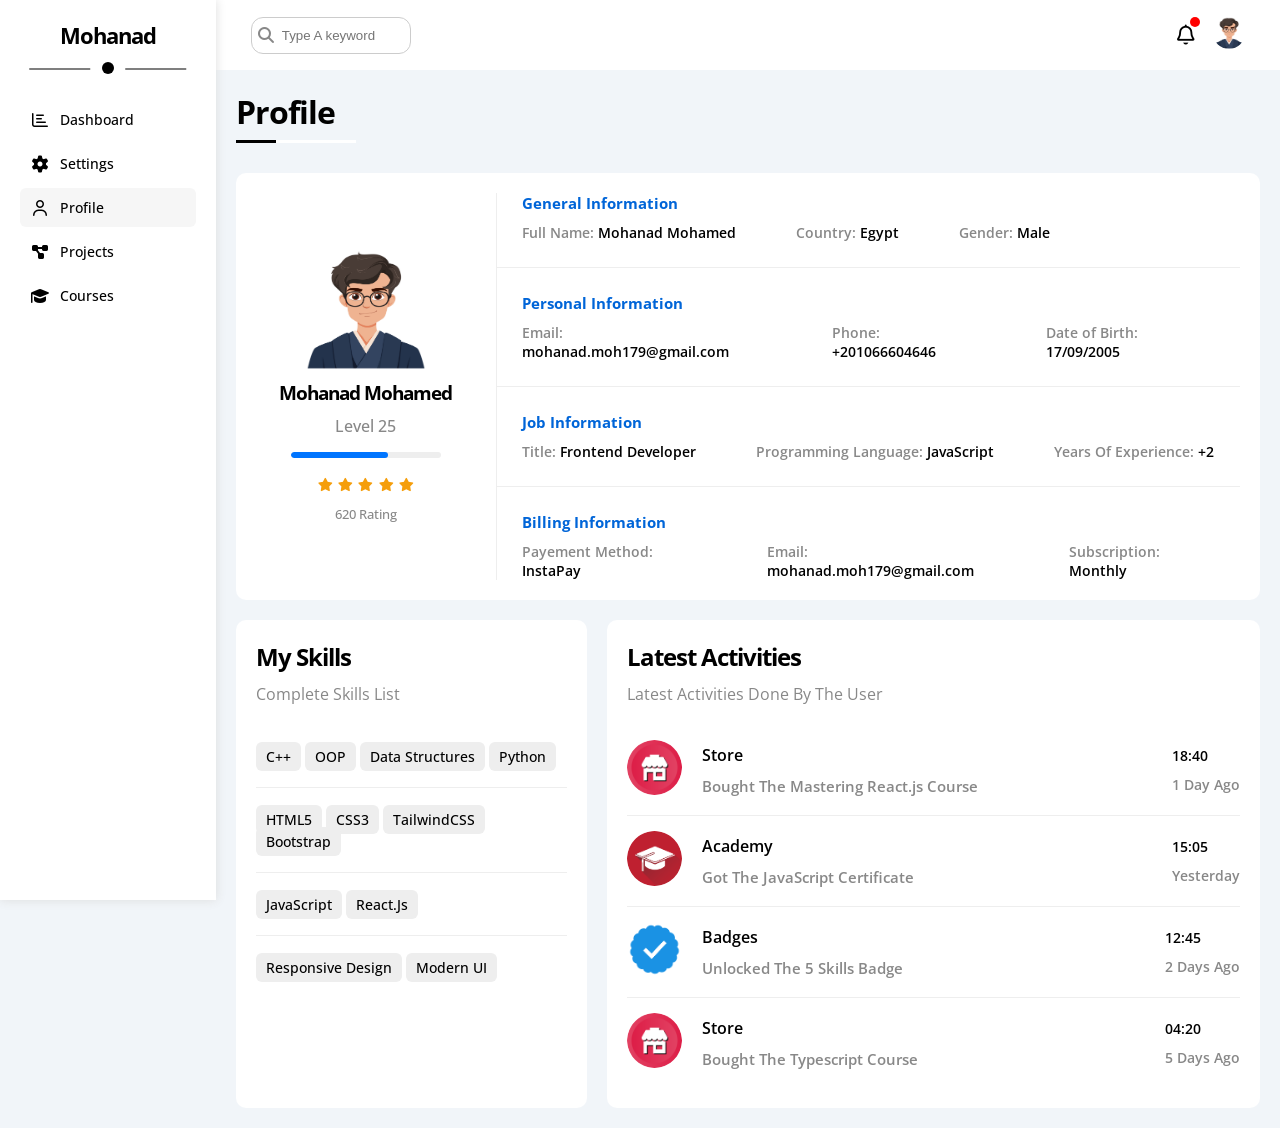
<file: profile.html>
<!DOCTYPE html>
<html lang="en">
<head>
    <meta charset="UTF-8">
    <meta name="viewport" content="width=device-width, initial-scale=1.0">
    <title>Profile</title>
    <!-- Font Awesome  -->
    <link rel="stylesheet" href="CSS/all.min.css">
    <!-- FrameWork file  -->
    <link rel="stylesheet" href="CSS/framework.css">
    <!-- Main CSS File  -->
    <link rel="stylesheet" href="CSS/main.css">
    <!-- Profile CSS File  -->
    <link rel="stylesheet" href="CSS/profile.css">
    <!-- Google Fonts  -->
    <link rel="preconnect" href="https://fonts.googleapis.com">
    <link rel="preconnect" href="https://fonts.gstatic.com" crossorigin>
    <link href="https://fonts.googleapis.com/css2?family=Cairo:wght@200..1000&family=Open+Sans:ital,wght@0,300..800;1,300..800&display=swap" rel="stylesheet">
</head>
<body>
    <div class="page">
        <div class="sidebar">
            <h3>
                <span class="circle-bullet"></span>
                Mohanad
            </h3>
            <ul>
                <li>
                    <a href="index.html" >
                        <i class="fa-regular fa-chart-bar fa-fw"></i>
                        <span>Dashboard</span>
                    </a>
                </li>
                <li>
                    <a href="settings.html">
                        <i class="fa-solid fa-gear fa-fw"></i>
                        <span>Settings</span>
                    </a>
                </li>
                <li>                   
                    <a class="active" href="profile.html">
                        <i class="fa-regular fa-user fa-fw"></i>
                        <span>Profile</span>
                    </a>
                </li>
                <li>
                    <a href="projects.html" >
                        <i class="fa-solid fa-diagram-project fa-fw"></i>
                        <span>Projects</span>
                    </a>
                </li>
                <li>                    
                    <a href="courses.html" >
                        <i class="fa-solid fa-graduation-cap fa-fw"></i>
                        <span>Courses</span>
                    </a>
                </li>
            </ul>
        </div>
        
        <div class="content-wrapper">
            <header>
            <div class="search">
                <i class="fa-solid fa-magnifying-glass"></i>
                <input type="text" name="search" placeholder="Type A keyword">
            </div>
            <div class="image p-relative">
                    <a href="profile.html">
                        <img src="images/my-avatar.jpg" alt="">
                    </a>
            </div>
            </header>

            <div class="profile-body p-20">
                <h1 class="main-title">Profile</h1>

                    <div class="card user">
                        <div class="box-container">
                            <div class="user-avatar p-20 txt-center">
                                <img src="images/my-avatar.jpg" alt="">
                                <h3 class="name mt-10">Mohanad Mohamed</h3>
                                <p class="level c-grey mt-10">Level 25</p>
                                <span></span>
                                <div class="rating-stars">
                                    <i class="fa-solid fa-star c-orange fs-13"></i>
                                    <i class="fa-solid fa-star c-orange fs-13"></i>
                                    <i class="fa-solid fa-star c-orange fs-13"></i>
                                    <i class="fa-solid fa-star c-orange fs-13"></i>
                                    <i class="fa-solid fa-star c-orange fs-13"></i>
                                </div>
                                <p class="rating-count c-grey fs-13 mt-10">620 Rating</p>
                            </div>

                            <div class="user-info">
                                <div class="info-row">
                                    <h4 class="fs-15">General Information</h4>
                                    <div class="flex-container">
                                        <div class="fs-14 pt-10">
                                            <span class="c-grey">Full Name:</span>
                                            <span>Mohanad Mohamed</span>
                                        </div>
                                        <div class="fs-14 pt-10">
                                            <span class="c-grey">Country:</span>
                                            <span>Egypt</span>
                                        </div>
                                        <div class="fs-14 pt-10">
                                            <span class="c-grey">Gender:</span>
                                            <span>Male</span>
                                        </div>
                                    </div>
                                </div>

                                <div class="info-row">
                                    <h4 class="fs-15">Personal Information</h4>
                                    <div class="flex-container">
                                        <div class="fs-14 pt-10">
                                            <span class="c-grey">Email:</span>
                                            <span>mohanad.moh179@gmail.com</span>
                                        </div>
                                        <div class="fs-14 pt-10">
                                            <span class="c-grey">Phone:</span>
                                            <span>+201066604646</span>
                                        </div>
                                        <div class="fs-14 pt-10">
                                            <span class="c-grey">Date of Birth:</span>
                                            <span>17/09/2005</span>
                                        </div>
                                    </div>
                                </div>

                                <div class="info-row">
                                    <h4 class="fs-15">Job Information</h4>
                                    <div class="flex-container">
                                        <div class="fs-14 pt-10">
                                            <span class="c-grey">Title:</span>
                                            <span>Frontend Developer</span>
                                        </div>
                                        <div class="fs-14 pt-10">
                                            <span class="c-grey">Programming Language:</span>
                                            <span>JavaScript</span>
                                        </div>
                                        <div class="fs-14 pt-10">
                                            <span class="c-grey">Years Of Experience:</span>
                                            <span>+2</span>
                                        </div>
                                    </div>
                                </div>

                                <div class="info-row">
                                    <h4 class="fs-15">Billing Information</h4>
                                    <div class="flex-container">
                                        <div class="fs-14 pt-10">
                                            <span class="c-grey">Payement Method:</span>
                                            <span>InstaPay</span>
                                        </div>
                                        <div class="fs-14 pt-10">
                                            <span class="c-grey">Email:</span>
                                            <span>mohanad.moh179@gmail.com</span>
                                        </div>
                                        <div class="fs-14 pt-10">
                                            <span class="c-grey">Subscription:</span>
                                            <span>Monthly</span>
                                        </div>
                                    </div>
                                </div>
                        
                            </div>
                        </div>
                    </div>
                
                <div class="profile-grid-container mt-20">

                    <div class="card profile-skills">
                        <div class="card-head-text">
                            <h2>My Skills</h2>
                            <p>Complete Skills List</p>
                        </div>
                        
                        <div class="my-skills-row mt-20">
                            <span>C++</span>
                            <span>OOP</span>
                            <span>Data Structures</span>
                            <span>Python</span>
                        </div>
                        <div class="my-skills-row">
                            <span>HTML5</span>
                            <span>CSS3</span>
                            <span>TailwindCSS</span>
                            <span>Bootstrap</span>
                        </div>
                        <div class="my-skills-row">
                            <span>JavaScript</span>
                            <span>React.Js</span>
                        </div>
                        <div class="my-skills-row">
                            <span>Responsive Design</span>
                            <span>Modern UI</span>
                        </div>
                    </div>

                    <div class="card activity">
                        <div class="card-head-text">
                            <h2>Latest Activities</h2>
                            <p>Latest Activities Done By The User</p>
                        </div>

                        <div class="activities-container mt-20">
                            <div class="activity-row d-flex">
                                <div class="img">
                                    <img src="images/activity-01.png" alt="">
                                </div>
                                <div class="activity-content">
                                    <div class="text">
                                        <span class="fs-16">Store</span>
                                        <p class="fs-15 c-grey">Bought The Mastering React.js Course</p>
                                    </div>
                                    <div class="time fs-14">
                                        <span>18:40</span>
                                        <p class="c-grey">1 Day Ago</p>
                                    </div>
                                </div>
                            </div>

                            <div class="activity-row d-flex">
                                <div class="img">
                                    <img src="images/activity-02.png" alt="">
                                </div>
                                <div class="activity-content">
                                    <div class="text">
                                        <span class="fs-16">Academy</span>
                                        <p class="fs-15 c-grey">Got The JavaScript Certificate</p>
                                    </div>
                                    <div class="time fs-14">
                                        <span>15:05</span>
                                        <p class="c-grey">Yesterday</p>
                                    </div>
                                </div>
                            </div>

                            <div class="activity-row d-flex">
                                <div class="img">
                                    <img src="images/activity-03.png" alt="">
                                </div>
                                <div class="activity-content">
                                    <div class="text">
                                        <span class="fs-16">Badges</span>
                                        <p class="fs-15 c-grey">Unlocked The 5 Skills Badge</p>
                                    </div>
                                    <div class="time fs-14">
                                        <span>12:45</span>
                                        <p class="c-grey">2 Days Ago</p>
                                    </div>
                                </div>
                            </div>

                            <div class="activity-row d-flex">
                                <div class="img">
                                    <img src="images/activity-01.png" alt="">
                                </div>
                                <div class="activity-content">
                                    <div class="text">
                                        <span class="fs-16">Store</span>
                                        <p class="fs-15 c-grey">Bought The Typescript Course</p>
                                    </div>
                                    <div class="time fs-14">
                                        <span>04:20</span>
                                        <p class="c-grey">5 Days Ago</p>
                                    </div>
                                </div>
                            </div>
                        </div>  
                    </div>
                </div>
            </div>
        </div>
    </div>
</body>
</file>
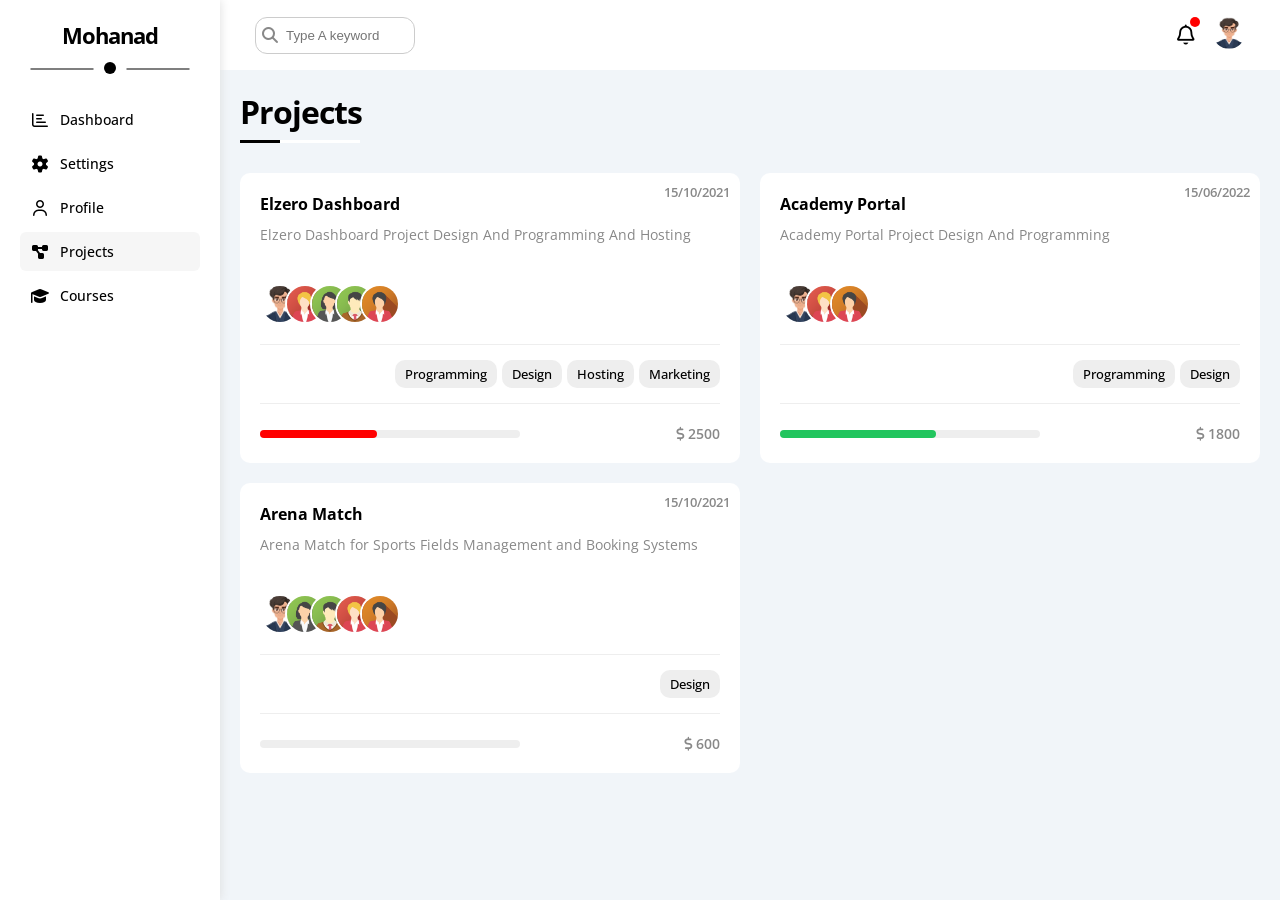
<file: projects.html>
<!DOCTYPE html>
<html lang="en">
<head>
    <meta charset="UTF-8">
    <meta name="viewport" content="width=device-width, initial-scale=1.0">
    <title>Projects</title>
    <!-- Font Awesome  -->
    <link rel="stylesheet" href="CSS/all.min.css">
    <!-- FrameWork file  -->
    <link rel="stylesheet" href="CSS/framework.css">
    <!-- Main CSS File  -->
    <link rel="stylesheet" href="CSS/main.css">
    <!-- Profile CSS File  -->
    <link rel="stylesheet" href="CSS/projects.css">
    <!-- Google Fonts  -->
    <link rel="preconnect" href="https://fonts.googleapis.com">
    <link rel="preconnect" href="https://fonts.gstatic.com" crossorigin>
    <link href="https://fonts.googleapis.com/css2?family=Cairo:wght@200..1000&family=Open+Sans:ital,wght@0,300..800;1,300..800&display=swap" rel="stylesheet">
</head>
<body>
    <div class="page">
        <div class="sidebar">
            <h3>
                <span class="circle-bullet"></span>
                Mohanad
            </h3>
            <ul>
                <li>
                    <a href="index.html" >
                        <i class="fa-regular fa-chart-bar fa-fw"></i>
                        <span>Dashboard</span>
                    </a>
                </li>
                <li>
                    <a href="settings.html">
                        <i class="fa-solid fa-gear fa-fw"></i>
                        <span>Settings</span>
                    </a>
                </li>
                <li>                   
                    <a href="profile.html">
                        <i class="fa-regular fa-user fa-fw"></i>
                        <span>Profile</span>
                    </a>
                </li>
                <li>
                    <a class="active" href="projects.html" >
                        <i class="fa-solid fa-diagram-project fa-fw"></i>
                        <span>Projects</span>
                    </a>
                </li>
                <li>                    
                    <a href="courses.html" >
                        <i class="fa-solid fa-graduation-cap fa-fw"></i>
                        <span>Courses</span>
                    </a>
                </li>
            </ul>
        </div>

        <div class="content-wrapper">
            <header>
                <div class="search">
                    <i class="fa-solid fa-magnifying-glass"></i>
                    <input type="text" name="search" placeholder="Type A keyword">
                </div>
                <div class="image p-relative">
                        <a href="profile.html">
                            <img src="images/my-avatar.jpg" alt="">
                        </a>
                </div>
            </header>
            
            <div class="projects-body p-20">
                <h1 class="main-title">Projects</h1>
                <div class="projects-content">

                    <div class="project elzero-dash">
                        <div class="heading mb-40">
                            <h4 class="fs-16 mb-10">Elzero Dashboard</h4>
                            <p class="c-grey fs-14">Elzero Dashboard Project Design And Programming And Hosting</p>
                            <span class="project-date c-grey fs-13">15/10/2021</span>
                        </div>
                        <div class="team">
                            <img src="images/my-avatar.jpg" alt="">
                            <img src="images/team-05.png" alt="">
                            <img src="images/team-02.png" alt="">
                            <img src="images/team-03.png" alt="">
                            <img src="images/team-04.png" alt="">
                        </div>
                        <div class="project-tags mt-20 mb-20">
                            <span>Programming</span>
                            <span>Design</span>
                            <span>Hosting</span>
                            <span>Marketing</span>
                        </div>
                        <div class="project-info">
                            <span class="prog"></span>
                            <span class="price c-grey fs-14">
                                <i class="fa-solid fa-dollar-sign"></i>
                                2500
                            </span>
                        </div>
                    </div>

                    <div class="project academy-portal">
                        <div class="heading mb-40">
                            <h4 class="fs-16 mb-10">Academy Portal</h4>
                            <p class="c-grey fs-14">Academy Portal Project Design And Programming</p>
                            <span class="project-date c-grey fs-13">15/06/2022</span>
                        </div>
                        <div class="team">
                            <img src="images/my-avatar.jpg" alt="">
                            <img src="images/team-05.png" alt="">
                            <img src="images/team-04.png" alt="">
                        </div>
                        <div class="project-tags mt-20 mb-20">
                            <span>Programming</span>
                            <span>Design</span>
                        </div>
                        <div class="project-info">
                            <span class="prog"></span>
                            <span class="price c-grey fs-14">
                                <i class="fa-solid fa-dollar-sign"></i>
                                1800
                            </span>
                        </div>
                    </div>

                    <div class="project arena-match">
                        <div class="heading mb-40">
                            <h4 class="fs-16 mb-10">Arena Match</h4>
                            <p class="c-grey fs-14">Arena Match for Sports Fields Management and Booking Systems</p>
                            <span class="project-date c-grey fs-13">15/10/2021</span>
                        </div>
                        <div class="team">
                            <img src="images/my-avatar.jpg" alt="">
                            <img src="images/team-02.png" alt="">
                            <img src="images/team-03.png" alt="">
                            <img src="images/team-05.png" alt="">
                            <img src="images/team-04.png" alt="">
                        </div>
                        <div class="project-tags mt-20 mb-20">
                            <span>Design</span>
                        </div>
                        <div class="project-info">
                            <span class="prog"></span>
                            <span class="price c-grey fs-14">
                                <i class="fa-solid fa-dollar-sign"></i>
                                600
                            </span>
                        </div>
                    </div>

                </div>
            </div>
        </div>
    </div>
</body>
</file>
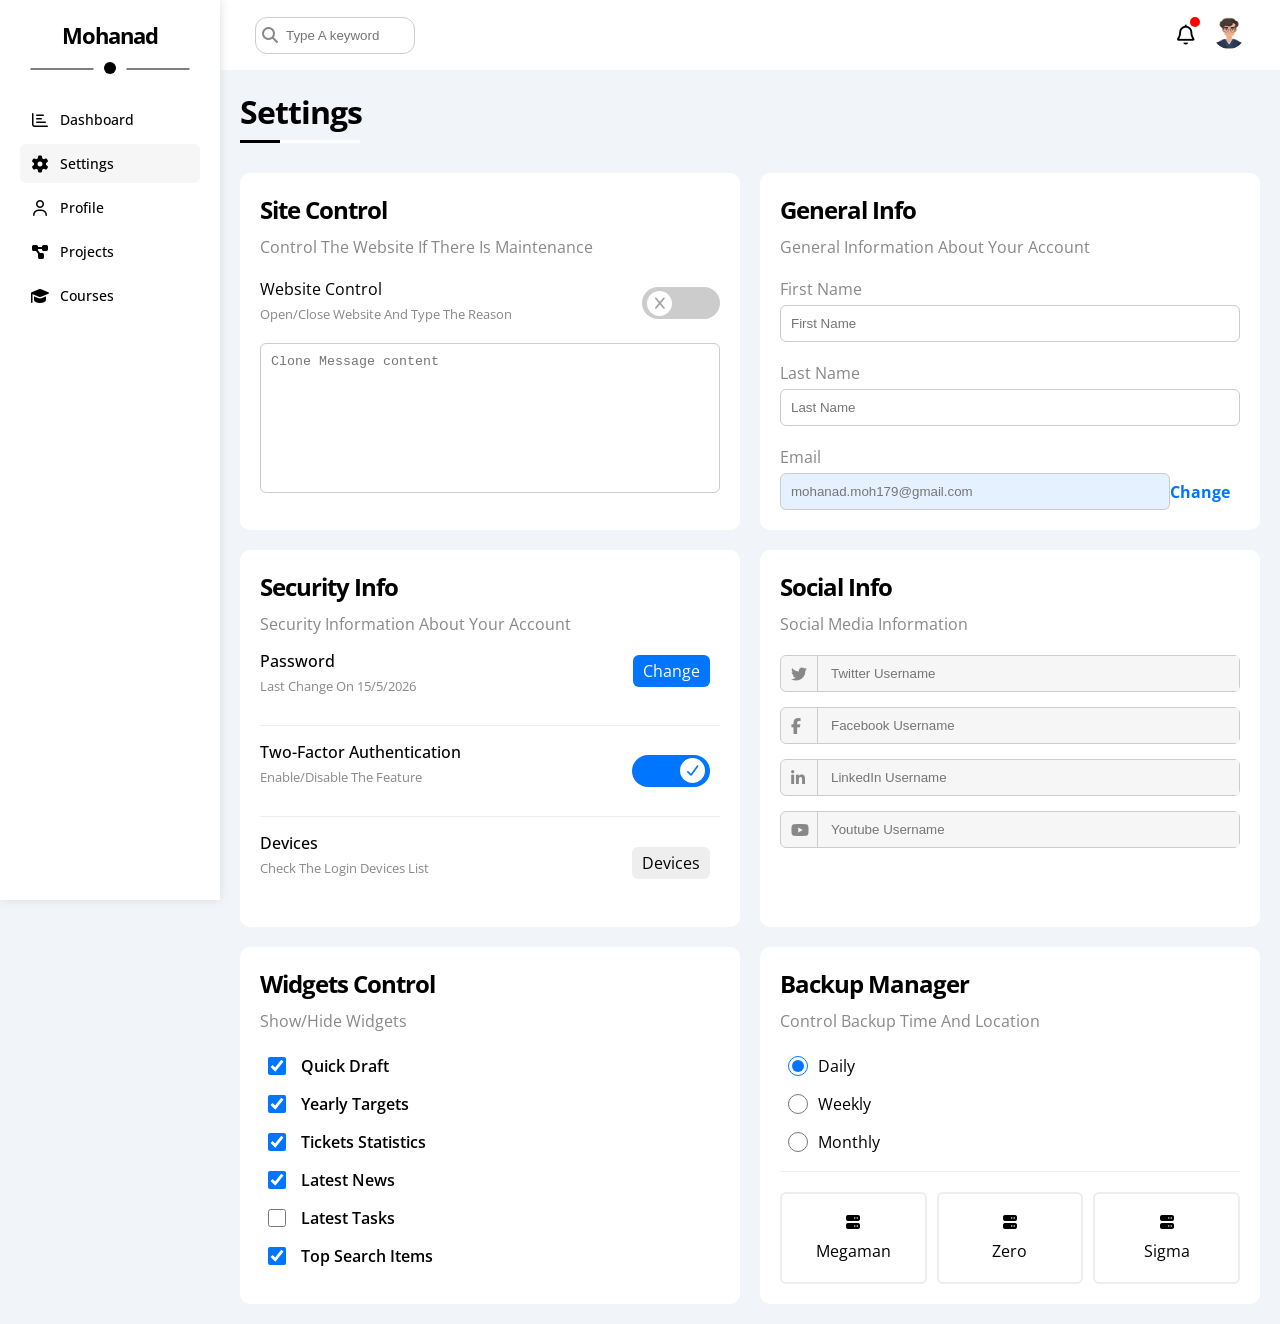
<file: settings.html>
<!DOCTYPE html>
<html lang="en">
<head>
    <meta charset="UTF-8">
    <meta name="viewport" content="width=device-width, initial-scale=1.0">
    <title>Settings</title>
    <!-- Font Awesome  -->
    <link rel="stylesheet" href="CSS/all.min.css">
    <!-- FrameWork file  -->
    <link rel="stylesheet" href="CSS/framework.css">
    <!-- Main CSS File  -->
    <link rel="stylesheet" href="CSS/main.css">
    <!-- Settings CSS File  -->
    <link rel="stylesheet" href="CSS/settings.css">
    <!-- Google Fonts  -->
    <link rel="preconnect" href="https://fonts.googleapis.com">
    <link rel="preconnect" href="https://fonts.gstatic.com" crossorigin>
    <link href="https://fonts.googleapis.com/css2?family=Cairo:wght@200..1000&family=Open+Sans:ital,wght@0,300..800;1,300..800&display=swap" rel="stylesheet">
</head>
<body>
    <div class="page">
        <div class="sidebar">
            <h3>
                <span class="circle-bullet"></span>
                Mohanad
            </h3>
            <ul>
                <li>
                    <a href="index.html">
                        <i class="fa-regular fa-chart-bar fa-fw"></i>
                        <span>Dashboard</span>
                    </a>
                </li>
                <li>
                    <a class="active" href="settings.html">
                        <i class="fa-solid fa-gear fa-fw"></i>
                        <span>Settings</span>
                    </a>
                </li>
                <li>                   
                    <a href="profile.html">
                        <i class="fa-regular fa-user fa-fw"></i>
                        <span>Profile</span>
                    </a>
                </li>
                <li>
                    <a href="projects.html" >
                        <i class="fa-solid fa-diagram-project fa-fw"></i>
                        <span>Projects</span>
                    </a>
                </li>
                <li>                    
                    <a href="courses.html" >
                        <i class="fa-solid fa-graduation-cap fa-fw"></i>
                        <span>Courses</span>
                    </a>
                </li>
            </ul>
        </div>
        <div class="content-wrapper">
            <header>
                <div class="search">
                    <i class="fa-solid fa-magnifying-glass"></i>
                    <input type="text" name="search" placeholder="Type A keyword">
                </div>
                    <div class="image p-relative">
                        <a href="profile.html">
                            <img src="images/my-avatar.jpg" alt="">
                        </a>
                    </div>
            </header>

            <div class="settings-body p-20">
                <h1 class="main-title">Settings</h1>

                <div class="settings-content">
                    <div class="card site-control">
                        <div class="card-head-text">
                            <h2>site control</h2>
                            <p>Control The Website If There Is Maintenance</p>
                        </div>
                        <div class="website-control pt-20">
                            <span>Website Control</span>
                            <p class="fs-13 c-grey mt-5">Open/Close Website And Type The Reason</p>
                            <div class="toggle-switch-off" style="right: 20px;">
                                <i class="fa-solid fa-x"></i>
                            </div>
                        </div>
                        <textarea name="content" id="" placeholder="Clone Message content"></textarea>
                    </div>

                    <div class="card general-info">
                        <div class="card-head-text">
                            <h2>General Info</h2>
                            <p>General Information About Your Account</p>
                        </div>
                        <form action="">
                            <div>
                                <label for="">First Name</label>
                                <input type="text" placeholder="First Name">
                            </div>
                            <div>
                                <label for="">Last Name</label>
                                <input type="text" placeholder="Last Name">
                            </div>
                            <div>
                                <label for="">Email</label>
                                <div class="mail">
                                    <input type="email" placeholder="mohanad.moh179@gmail.com" readonly>
                                    <a href="#">Change</a>
                                </div>
                            </div>
                        </form>
                    </div>

                    <div class="card security-info">
                        <div class="card-head-text">
                            <h2>Security Info</h2>
                            <p>Security Information About Your Account</p>
                        </div>
                        <div class="password pt-15 pb-15 p-relative">
                            <span>Password</span>
                            <p class="fs-13 mt-5 mb-15 c-grey">Last Change On 15/5/2026</p>
                            <a href="#">Change</a>
                        </div>
                        <div class="two-f-a pt-15 pb-15 p-relative">
                            <span>Two-Factor Authentication</span>
                            <p class="fs-13 mt-5 mb-15 c-grey">Enable/Disable The Feature</p>
                            <div class="toggle-switch-on">
                                <i class="fa-solid fa-check"></i>
                            </div>
                        </div>
                        <div class="devices pt-15 pb-15 p-relative">
                            <span>Devices</span>
                            <p class="fs-13 mt-5 mb-15 c-grey">Check The Login Devices List</p>
                            <a href="#">Devices</a>
                        </div>
                    </div>

                    <div class="card social-info">
                        <div class="card-head-text">
                            <h2>Social Info</h2>
                            <p class="mb-20">Social Media Information</p>
                        </div>
                        <div class="input-row center-flex mb-15 twitter">
                            <i class="fa-brands fa-twitter"></i>
                            <input class="w-full" type="text" placeholder="Twitter Username">
                        </div>
                        <div class="input-row center-flex mb-15 facebook">
                            <i class="fa-brands fa-facebook-f"></i>
                            <input class="w-full" type="text" placeholder="Facebook Username">
                        </div>
                        <div class="input-row center-flex mb-15 linkedIn">
                            <i class="fa-brands fa-linkedin-in"></i>
                            <input class="w-full" type="text" placeholder="LinkedIn Username">
                        </div>
                        <div class="input-row center-flex mb-15 youtube">
                            <i class="fa-brands fa-youtube"></i>
                            <input class="w-full" type="text" placeholder="Youtube Username">
                        </div>
                    </div>

                    <div class="card widgets-control">
                        <div class="card-head-text">
                            <h2>Widgets Control</h2>
                            <p>Show/Hide Widgets</p>
                        </div>
                        
                        <form class="mt-15">
                            <div class="check">
                                <input type="checkbox" name="draft" id="draft" checked>
                                <label for="draft">Quick Draft</label>
                            </div>

                            <div class="check">
                                <input type="checkbox" name="target" id="target" checked>
                                <label for="target">Yearly Targets</label>
                            </div>

                           <div class="check">
                                <input type="checkbox" name="tickets" id="tickets" checked>
                                <label for="tickets">Tickets Statistics</label>
                           </div>

                            <div class="check">
                                <input type="checkbox" name="news" id="news" checked>
                                <label for="news">Latest News</label>
                            </div>

                            <div class="check">
                                <input type="checkbox" name="tasks" id="tasks">
                                <label for="tasks">Latest Tasks</label>
                            </div>

                            <div class="check">
                                <input type="checkbox" name="items" id="items" checked>
                                <label for="items">Top Search Items</label>
                            </div>
                        </form>
                    </div>

                    <div class="card backup-manager">
                        <div class="card-head-text">
                            <h2>Backup Manager</h2>
                            <p>Control Backup Time And Location</p>
                        </div>

                        <form class="plans mt-15 pb-10">
                            <div class="radio">
                                <input type="radio" id="daily" name="plan" checked>
                                <label for="daily">Daily</label>
                            </div>
                            <div class="radio">
                                <input type="radio" id="weekly" name="plan">
                                <label for="weekly">Weekly</label>
                            </div>
                            <div class="radio">
                                <input type="radio" id="monthly" name="plan">
                                <label for="monthly">Monthly</label>
                            </div>
                        </form>

                        <div class="server-container mt-20">
                            <div class="server one">
                                <i class="fa-solid fa-server"></i>
                                <span>Megaman</span>
                            </div>
                            <div class="server two">
                                <i class="fa-solid fa-server"></i>
                                <span>Zero</span>
                            </div>
                            <div class="server three">
                                <i class="fa-solid fa-server"></i>
                                <span>Sigma</span>
                            </div>
                        </div>
                    </div>
                </div>
            </div>
        </div>
    </div>
</body>
</file>
<file: CSS/framework.css>
/* Start Padding And Margin  */
.w-full{
    width: 100%;
}
.p-10{
    padding: 10px;
}
.p-15{
    padding: 15px;
}
.p-20{
    padding: 20px;
}
.pt-10{
    padding-top: 10px;
}
.pt-15{
    padding-top: 15px;
}
.pt-20{
    padding-top: 20px;
}
.pb-10{
    padding-bottom: 10px;
}
.pb-15{
    padding-bottom: 15px;
}
.pb-20{
    padding-bottom: 20px;
}
.pb-40{
    padding-bottom: 40px;
}
.pb-50{
    padding-bottom: 50px;
}
.m-10{
    margin: 10px;
}
.m-20{
    margin: 20px;
}
.mt-5{
    margin-top: 5px;
}
.mt-10{
    margin-top: 10px;
}
.mt-15{
    margin-top: 15px;
}
.mt-20{
    margin-top: 20px;
}
.mb-10{
    margin-bottom: 10px;
}
.mb-15{
    margin-bottom: 15px;
}
.mb-20{
    margin-bottom: 20px;
}
.mt-40{
    margin-top: 40px;
}
.mb-40{
    margin-bottom: 40px;
}
.rad-6{
    border-radius: 6px;
}
.rad-10{
    border-radius: 10px;
}
/* End Padding And Margin  */
/* Start Display  */
.full-w{
    width: 100%;
}
.d-flex{
    display: flex;
}
.d-flex-space{
    display: flex;
    justify-content: space-between;
}
.d-flex-evenly{
    display: flex;
    justify-content: space-evenly;
}
.d-flex-around{
    display: flex;
    justify-content: space-around;
}
.center-flex{
    display: flex;
    justify-content: center;
    align-items: center;
}
.center-position{
    position: absolute;
    left: 50%;
    top: 50%;
    transform: translate(-50%, -50%);
}
/* End Display  */
/* Start Positioning  */
.p-relative{
    position: relative;
}
/* End Positioning  */
/* Start Text  */
.txt-center{
    text-align: center;
}
/* End Text  */
/* Start color  */
.white-bg{
    background-color: white;
}
.fff-bg{
    background-color: #fff;
}
.eee-bg{
    background-color: #eee;
}
.blue-bg{
    background-color: #0075ff;
}
.orange-bg{
    background-color: #f59e0b;
}
.green-bg{
    background-color: #22c55e;
}
.red-bg{
    background-color: #f44336;
}
.c-white{
    color: white;
}
.c-blue{
    color: #0075ff;
}
.c-orange{
    color: #f59e0b;
}
.c-green{
    color: #22c55e;
}
.c-grey{
    color: #888;
}
.c-red{
    color: #f44336;
}
/* End color  */
/* Start font  */
/* End font  */
.text-capitalize{
    text-transform: capitalize;
}
.fs-16{
    font-size: 16px;
}
.fs-15{
    font-size: 15px;
}
.fs-14{
    font-size: 14px;
}
.fs-13{
    font-size: 13px;
}
</file>
<file: CSS/main.css>
/* Start global values  */
*{
    -webkit-box-sizing: border-box;
    -moz-box-sizing: border-box;
    box-sizing: border-box;
    padding: 0;
    margin: 0;
}
::-webkit-scrollbar{
    width: 15px;
}
::-webkit-scrollbar-track{
    background: #fff;
}
::-webkit-scrollbar-thumb{
    background: var(--blue-color);
}
::-webkit-scrollbar-thumb:hover{
    background: var(--blue-alt-color);
}

body{
    font-family: "Open Sans", sans-serif;
    scroll-behavior: smooth;
    overflow-x: hidden;
}
ul{
    list-style-type: none;
}
a{
    text-decoration: none;
}
input:focus{
    outline: none;
}
.content-wrapper{
    flex-grow: 1;
    min-width: 0;
    display: flex;
    flex-direction: column;
}
.main-title{
    font-size: 32px;
    letter-spacing: -1px;
    position: relative;
    margin-bottom: 40px;
    text-transform: capitalize;
}
.main-title::before,
.main-title::after{
    content: "";
    position: absolute;
    bottom: -10px;
    left: 0;
    height: 3px;
}
.main-title::before{
    width: 120px;
    background-color: white;
}
.main-title::after{
    background-color: black;
    width: 40px;
}
@media (max-width: 768px){
    .main-title{
        font-size: 28px;
        margin-left: 10px;
    }
}
@media (max-width: 480px){
    .dashboard-body{
        padding: 10px;
    }
}
.card{
    background-color: #fff;
    padding: 20px;
    border-radius: 10px;
}
.card-head-text h2{
    color: black;
    font-size: 24px;
    font-weight: 700;
    margin-bottom: 10px;
    letter-spacing: -1px;
    text-transform: capitalize;
}
.card-head-text p{
    margin-top: 10px;
    color: var(--grey-color);
    text-transform: capitalize;
}
@media (max-width: 768px){
    .card-head-text h2{
        font-size: 22px;
        margin-bottom: 7px;
    }
    .card-head-text p{
        font-size: 15px;
        margin-top: 7px;
    }
}
.toggle-switch-off{
    width: 78px;
    height: 32px;
    border-radius: 16px;
    background-color: #ccc;
    position: absolute;
    right: 10px;
    top: 32%;
    display: flex;
    align-items: center;
    justify-content: flex-start;
}
.toggle-switch-off > i{
    display: flex;
    align-items: center;
    justify-content: center;
    margin-left: 5px;
    font-size: 13px;
    width: 25px;
    height: 25px;
    background-color: white;
    border-radius: 50%;
    color: #a0a0a0;
}
.toggle-switch-on{
    width: 78px;
    height: 32px;
    border-radius: 16px;
    background-color: var(--blue-color);
    position: absolute;
    right: 10px;
    top: 32%;
    display: flex;
    align-items: center;
    justify-content: flex-end;
}
.toggle-switch-on > i{
    display: flex;
    align-items: center;
    justify-content: center;
    margin-right: 5px;
    font-size: 13px;
    width: 25px;
    height: 25px;
    background-color: white;
    border-radius: 50%;
    color: var(--blue-color);
}
:root{
    --section-background: #f1f5f9;
    --main-transition: 0.3s;
    --blue-color: #0075ff;
    --blue-alt-color: #0d69d5;
    --orange-color: #f59e0b;
    --green-color: #22c55e;
    --red-color: #f44336;
    --grey-color: #888;
    --twitter-color: #1DA1F2;
    --facebook-color: #1877F2;
    --youtube-color: red;
    --linkedIn-color: #0077B5;
}
/* End global values  */

/* Start sidebar  */
.page{
    display: flex;
    min-height: 100vh;
    background-color: var(--section-background);
}
.sidebar{
    /* flex-shrink: 0; */
    padding: 20px;
    width: 220px;
    box-shadow: 0 0 10px #ddd;
    background-color: white;
    height: 100vh;
    position: sticky;
    top: 0;
}
.sidebar > h3{
    text-align: center;
    font-weight: bold;
    font-size: 22px;
    letter-spacing: -1px;
    padding-bottom: 20px;
    position: relative;
}
.sidebar > h3::before,
.sidebar > h3::after{
    content: "";
    position: absolute;
    bottom: 0;
    transform: translate(-50%, -50%);
    height: 1px;
    width: 35%;
    background-color: black;
}
.sidebar > h3 .circle-bullet{
    position: absolute;
    left: 50%;
    bottom: -10px;
    transform: translate(-50%, -50%);
    width: 12px;
    height: 12px;
    border-radius: 50%;
    background-color: black;
}
.sidebar ul{
    margin-top: 30px;
}
.sidebar ul li a{
    display: flex;
    align-items: center;
    text-align: center;
    color: black;
    padding: 10px;
    margin-bottom: 5px;
    border-radius: 6px;
    transition: var(--main-transition);
}
.sidebar ul li a:hover{
    background-color: #f6f6f6;
}
.sidebar ul li a i{
    margin-right: 10px;
}
.sidebar ul li a span{
    font-size: 14px;
    font-weight: 500;
}
.sidebar ul li a.active{
    background-color: #f6f6f6;
}
@media (max-width: 992px){
    .sidebar{
        width: 160px;
    }
    .sidebar > h3{
        font-size: 18px;
    }
    .sidebar > h3 .circle-bullet{
        width: 10px;
        height: 10px;
    }
}
@media (max-width: 768px){
    .sidebar{
        width: 58px;
        padding: 6px;
        display: flex;
        flex-direction: column;
        align-items: center;
    }
    .sidebar > h3{
        font-size: 13px;
        padding-bottom: 0;
        margin-top: 15px;
    }
    .sidebar > h3::before,
    .sidebar > h3::after{
        display: none;
    }
    .sidebar > h3 .circle-bullet{
        display: none;
    }
    .sidebar ul li a i{
        margin-right: 0;
    }
    .sidebar ul li a span{
        display: none;
    }
}
@media (max-width: 480px){
    .sidebar{
        padding: 4px;
    }
}
/* End sidebar  */

/* Start header  */
header{
    display: flex;
    justify-content: space-between;
    align-items: center;
    background-color: #fff;
    width: 100%;
    height: 50px;
    padding: 35px;
}
header > .search{
    position: relative;
}
header > .search > i{
    position: absolute;
    top: 50%;
    left: 15px;
    transform: translate(-50%, -50%);
    color: #888;
}
header > .search > input{
    width: 160px;
    border: 1px solid #ccc;
    border-radius: 12px;
    padding: 10px 0;
    padding-left: 30px;
    transition: var(--main-transition);
}
header > .search > input:focus{
    width: 200px;
}
header > .search > input:focus::placeholder{
    opacity: 0;
    color: transparent;
}
header .image::before{
    content: "\f0f3";
    position: absolute;
    right: 50px;
    top: 7px;
    font-family: "Font Awesome 5 Free";
    font-size: 20px;
}
header .image::after{
    content: "";
    position: absolute;
    right: 45px;
    width: 10px;
    height: 10px;
    border-radius: 50%;
    background-color: red;
}
header .image img{
    width: 32px;
    height: 32px;
    border-radius: 50%;
}
@media (max-width: 480px){
    header{
        height: 40px;
    }
    header .image img{
        width: 28px;
        height: 28px;
    }
    header .image::before{
        font-size: 18px;
    }
    header .image::after{
        width: 8px;
        height: 8px;
    }

}
/* End header  */
/* Start Dashboard  */
.dashboard-content{
    display: grid;
    grid-template-columns: 1fr 1fr;
    gap: 20px;
}
@media (max-width: 1192px){
    .dashboard-content{
        grid-template-columns: 1fr;
    }
}
.dashboard-content > .welcome .intro{
    border-radius: 10px 10px 0 0;
}
.dashboard-content > .welcome .intro img{
    width: 200px;
}
.dashboard-content > .welcome .content .image > img{
    width: 64px;
    height: 64px;
    border-radius: 50%;
    position: absolute;
    top: -35px;
    left: 25px;
    border: 4px solid white;
}
.dashboard-content > .welcome .content-text{
    border-top: 1px solid #eee; 
    border-bottom: 1px solid #eee; 
}
.dashboard-content > .welcome .content-text p{
    font-size: 16px;
    font-weight: 500;
    margin-bottom: 10px;
}
.dashboard-content > .welcome .content-text span{
    color: var(--grey-color);
    font-size: 14px;
    font-weight: 600;
}
.dashboard-content > .welcome .content .profile-btn{
    display: flex;
    justify-content: flex-end;
    margin: 20px 20px 0 0;
}
.dashboard-content > .welcome .content .profile-btn a{
    color: white;
    font-weight: 500;
    background-color: var(--blue-color);
    padding: 5px 10px;
    border-radius: 10px;
    transition: var(--main-transition);
}
.dashboard-content > .welcome .content .profile-btn a:hover{
    background-color: var(--blue-alt-color);
}
@media (max-width: 768px){
    .dashboard-content > .welcome{
        padding: 0;
    }
    .dashboard-content > .welcome .intro{
        margin-bottom: 10px;
    }
    .dashboard-content > .welcome .intro .card-head-text > p{
        text-align: center;
    }
    .dashboard-content > .welcome .intro img{
        display: none;
    }
    .dashboard-content > .welcome .content .image{
        position: relative;
    }
    .dashboard-content > .welcome .content .image > img{
        width: 58px;
        height: 58px;
        position: absolute;
        left: 50%;
        top: calc(50% - 30px);
        transform: translate(-50%, -50%);
    }
    .dashboard-content > .welcome .content-text{
        display: flex;
        flex-direction: column;
        align-items: center;
        justify-content: center;
        margin-bottom: 5px;
        padding-bottom: 5px;
    }
    .dashboard-content > .welcome .content-text > div{
        margin-bottom: 30px;
    }
    .dashboard-content > .welcome .content-text p{
        margin-bottom: 5px;
    }
    .dashboard-content > .welcome .content .profile-btn a{
        font-size: 13px;
    }
}
/* ********************************************  */
.dashboard-content > .quick-draft .quick-draft-form{
    flex-direction: column;
    gap: 20px;
}
.dashboard-content > .quick-draft .quick-draft-form .title-input{
    border: none;
    padding: 10px;
}
.dashboard-content > .quick-draft .quick-draft-form .thoughts-input{
    border: none;
    padding: 10px 10px 160px 10px;
    position: relative;
}
.dashboard-content > .quick-draft .save-btn{
    display: flex;
    justify-content: flex-end;
    margin-top: 20px;
}
.dashboard-content > .quick-draft .save-btn a{
    color: white;
    font-weight: 500;
    background-color: var(--blue-color);
    padding: 5px 10px;
    border-radius: 10px;
    transition: var(--main-transition);
}
@media (max-width: 768px){
    .dashboard-content > .quick-draft .save-btn a{
        font-size: 13px;
    }
}
/* ****************************************** */

.dashboard-content > .targets > .target-holder .target-icon{
    width: 80px;
    height: 80px;
    margin-top: 20px;
    margin-right: 15px;
}
.dashboard-content > .targets > .money .target-icon{
    background-color: rgb(0, 117, 255, 0.20);
}
.dashboard-content > .targets > .projects .target-icon{
    background-color: rgb(245, 158, 11, 0.20);
}
.dashboard-content > .targets > .team .target-icon{
    background-color: rgb(34, 197, 94, 0.20);
}
.dashboard-content > .targets .target-content{
    display: flex;
    flex-direction: column;
    justify-content: center;
    width: 100%;
    position: relative;
}
.dashboard-content > .targets .target-content > .title{
    color: var(--grey-color);
}
.dashboard-content > .targets .target-content > .number{
    color: black;
    font-weight: bold;
    margin-bottom: 10px;
}
.dashboard-content > .targets .target-content > .prog{
    height: 4px;
    width: 100%;
}
.dashboard-content > .targets .target-content > .prog.money{
    background-color: rgb(0, 117, 255, 0.20);
}
.dashboard-content > .targets .target-content > .prog.projects{
    background-color: rgb(244, 67, 54, 0.20);
}
.dashboard-content > .targets .target-content > .prog.team{
    background-color: rgb(34, 197, 94, 0.20);
}
.dashboard-content > .targets .target-content > .prog > .progress-fill{
    height: 100%;
    display: block;
    position: relative;
}
.dashboard-content > .targets .target-content > .prog > .progress-fill > span{
    position: absolute;
    font-size: 13px;
    top: -40px;
    right: -17px;
    color: white;
    padding: 2px 4px;
    border-radius: 5px;
}
.dashboard-content > .targets .target-content > .prog > .progress-fill > span::after{
    content: "";
    position: absolute;
    border-width: 7px;
    border-style: solid;
    left: 10px;
    bottom: -19px;
    transform: translateY(-50%);
}
.dashboard-content > .targets .target-content > .prog > .progress-fill > span.money::after{
    border-color: var(--blue-color) transparent transparent transparent;
}
.dashboard-content > .targets .target-content > .prog > .progress-fill > span.projects::after{
    border-color: var(--orange-color) transparent transparent transparent;
}
.dashboard-content > .targets .target-content > .prog > .progress-fill > span.team::after{
    border-color: var(--green-color) transparent transparent transparent;
}
/* **************************** */
.dashboard-content > .tickets .box-container{
    flex-wrap: wrap;
    gap: 20px;   
}
.dashboard-content > .tickets .box-container > .box{
    display: flex;
    flex-direction: column;
    justify-content: center;
    align-items: center;
    padding: 20px;
    border: 1px solid #ccc;
    border-radius: 10px;
    width: calc(50% - 10px);
}
.dashboard-content > .tickets .box-container > .box span{
    font-size: 28px;
    font-weight: 600;
}
.dashboard-content > .tickets .box-container > .box p{
    color: var(--grey-color);
}
@media (max-width: 768px){
    .dashboard-content > .tickets .box-container{
        flex-direction: column;
        align-items: center;
        justify-content: center;
    }
    .dashboard-content > .tickets .box-container > .box{
        width: 100%;
    }
    .dashboard-content > .tickets .box-container > .box > i{
        font-size: 26px;
    }
    .dashboard-content > .tickets .box-container > .box span{
        font-size: 24px;
    }
}
/* *********************** */
.dashboard-content > .news .news-row{
    padding: 15px 0;
    border-bottom: 1px solid #eee;
}
.dashboard-content > .news .news-row:last-child{
    border-bottom: none;
}
.dashboard-content > .news .news-row .news-row-image > img{
    width: 100px;
    border-radius: 6px;
    margin-right: 15px;
}
.dashboard-content > .news .news-row-content{
    width: 100%;
    display: flex;
    justify-content: space-between;
    align-items: center;
}
.dashboard-content > .news .news-row-content .news-text > h3{
    font-size: 18px;
    margin-bottom: 5px;
}
.dashboard-content > .news .news-row-content .news-text > p{
    color: var(--grey-color);
}
.dashboard-content > .news .news-row-content .news-label{
    font-size: 14px;
    padding: 5px;
    background-color: #eee;
    border-radius: 6px;
}
@media (max-width: 992px){
    .dashboard-content > .news .news-row .news-row-image > img{
        width: 80px;
    }
    .dashboard-content > .news .news-row-content .news-text > h3{
        font-size: 15px;
    }
    .dashboard-content > .news .news-row-content .news-label{
        font-size: 13px;
    }
    .dashboard-content > .news .news-row-content .news-label{
        font-size: 12px;
    }
}
@media (max-width: 768px){
    .dashboard-content > .news .news-row{
        flex-direction: column;
        align-items: center;
        justify-content: center;
        padding-bottom: 50px;
    }
    .dashboard-content > .news .news-row-image{
        display: flex;
        justify-content: center;
        align-items: center;
    }
    .dashboard-content > .news .news-row-image > img{
        width: 70px;
    }
    .dashboard-content > .news .news-row-content{
        justify-content: center;
        text-align: center;
        position: relative;
        margin-top: 10px;
    }
    .dashboard-content > .news .news-row-content .news-label{
        position: absolute;
        bottom: -45px;
        left: calc(50% - 5px);
        transform: translate(-50%, -50%);
    }
}
/* *********************  */
.dashboard-content > .tasks .task-row{
    width: 100%;
    display: flex;
    justify-content: space-between;
    align-items: center;
    padding: 15px 0;
    border-bottom: 1px solid #eee;
}
.dashboard-content > .tasks .task-row:nth-child(4){
    text-decoration: line-through;
}
.dashboard-content > .tasks .task-row:last-child{
    border-bottom: none;
}
.dashboard-content > .tasks .task-row .task-content h3{
    margin-bottom: 5px;
}
.dashboard-content > .tasks .task-row .remove-task-icon i{
    /* transition: var(--main-transition); */
    cursor: pointer;
}
.dashboard-content > .tasks .task-row .remove-task-icon i:hover{
    color: var(--red-color);
}
@media (max-width: 480px){
    .dashboard-content > .tasks .task-row .task-content h3{
        font-size: 15px;
    }
    .dashboard-content > .tasks .task-row .task-content h3{
        font-size: 14px;
    }
}
/* *****************************  */
.dashboard-content > .top-search .items-head{
    padding: 15px 0;
}
.dashboard-content > .top-search .items-row{
    padding: 15px 0;
    align-items: center;
}
.dashboard-content > .top-search .items-row > .keyword{
    font-weight: 600;
}
.dashboard-content > .top-search .items-row > .count{
    font-size: 14px;
    padding: 5px 10px;
    background-color: #eee;
    border-radius: 6px;
}
@media (max-width: 480px){
    .dashboard-content > .top-search .items-row .keyword{
        font-size: 14px;
    }
    .dashboard-content > .top-search .items-row .count{
        font-size: 13px;
    }
}
/* **********************  */
.dashboard-content > .uploads .uploads-row{
    padding: 10px 0;
    border-bottom: 1px solid #eee;
}
.dashboard-content > .uploads .uploads-row:last-child{
    border-bottom: none;
}
.dashboard-content > .uploads .uploads-row .uploads-img{
    margin-right: 10px;
}
.dashboard-content > .uploads .uploads-row .uploads-content{
    width: 100%;
    display: flex;
    justify-content: space-between;
    align-items: center;
}
.dashboard-content > .uploads .uploads-row .uploads-content .uploads-label{
    padding: 5px 10px;
    font-size: 13px;
    background-color: #eee;
    border-radius: 6px;
}
@media (max-width: 480px){
    .dashboard-content > .uploads .uploads-text > h3{
        font-size: 15px;
    }
    .dashboard-content > .uploads .uploads-text > p{
        font-size: 14px;
    }
}
/* **************************  */
.dashboard-content > .progress ul.project-progress{
    position: relative;
}
.dashboard-content > .progress ul.project-progress::before{
    content: "";
    position: absolute;
    z-index: 0;
    height: 80%;
    width: 2px;
    background-color: var(--blue-color);
    left: 11px;
    top: 10px;
}
.dashboard-content > .progress ul.project-progress li{
    padding: 10px 0;
    margin-left: 40px;
    font-weight: 500;
    position: relative;
}
.dashboard-content > .progress ul.project-progress li::before{
    content: "";
    position: absolute;
    z-index: 3;
    display: block;
    width: 20px;
    height: 20px;
    left: -40px;
    border-radius: 50%;
    background-color: var(--blue-color);
    border-width: 2px;
    border-style: solid;
    border-color: white;
    border-image: initial;
    outline: 2px solid var(--blue-color);
}
.dashboard-content  > .progress ul.project-progress li::after{
    content: "";
    position: absolute;
    z-index: 2;
    left: -40px;
    top: 10px;
    display: block;
    width: 24px;
    height: 24px;
    border-radius: 50%;
    background-color: white;
}
.dashboard-content > .progress ul.project-progress li:last-child::before{
    background-color: transparent;
}
.dashboard-content > .progress ul.project-progress li:nth-child(4)::before{
    animation: fading 1.2s linear infinite;
}

@keyframes fading{
    0%{
        background-color: rgb(0, 117, 255, 1);
    }
    50%{
        background-color: rgb(0, 117, 255, 0.5);

    }
    100%{
        background-color: rgb(0, 117, 255, 0);
    }
}
.dashboard-content > .progress img{
    position: absolute;
    width: 160px;
    bottom: 0;
    right: 0;
    opacity: 0.1;
}
@media (max-width: 480px){
    .dashboard-content > .progress ul.project-progress li{
        font-size: 15px;
    }
}
/* ******************  */
.dashboard-content > .reminders ul li{
    padding: 10px 0;
    position: relative;
}
.dashboard-content > .reminders ul li::before{
    content: "";
    position: absolute;
    width: 1px;
    height: 45px;
    left: 30px;
    top: 15px;
}
.dashboard-content > .reminders ul li.blue::before{
    background-color: var(--blue-color);
}
.dashboard-content > .reminders ul li.red::before{
    background-color: var(--red-color);
}
.dashboard-content > .reminders ul li.orange::before{
    background-color: var(--orange-color);
}
.dashboard-content > .reminders ul li.green::before{
    background-color: var(--green-color);
}
.dashboard-content > .reminders ul li .bullet{
    width: 15px;
    height: 15px;
    border-radius: 50%;
    margin-top: 20px;
    margin-right: 30px;
}
.dashboard-content > .reminders ul li .content{
    text-transform: capitalize;
}
.dashboard-content > .reminders ul li .content .text{
    font-size: 16px;
    font-weight: 700;
    margin-bottom: 5px;
}
.dashboard-content > .reminders ul li .content .date{
    font-size: 13px;
}
@media (max-width: 480px){
    .dashboard-content > .reminders ul li .content .text{
        font-size: 14px;
    }
    .dashboard-content > .reminders ul li .content .date{
        font-size: 12px;
    }
    .dashboard-content > .reminders ul li .bullet{
        width: 12px;
        height: 12px;
    }
}
/* ***********************  */
.dashboard-content > .post .post-head{
    display: flex;
    align-items: center;
    margin-top: 10px;
}
.dashboard-content > .post .post-head img{
    width: 48px;
    height: 48px;
    border-radius: 50%;
    margin-right: 15px;
} 
.dashboard-content > .post .post-head .info .name{
    display: block;
    font-size: 16px; font-weight: 700;
    margin-bottom: 5px;
}
.dashboard-content > .post .post-content{
    border-top: 1px solid #eee;
    border-bottom: 1px solid #eee;
    line-height: 1.8;
    font-weight: 500;
}
.dashboard-content > .post .post-foot{
    align-items: center;
}
.dashboard-content > .post .post-foot .likes,
.dashboard-content > .post .post-foot .comments{
    justify-content: center;
    align-items: center;
    gap: 5px;
}
@media (max-width: 480px){
    .dashboard-content > .post .post-head img{
        width: 40px;
        height: 40px;
    }
    .dashboard-content > .post .post-head .info .name{
        font-size: 15px;
    }
    .dashboard-content > .post .post-head .info .time{
        font-size: 12px;
    }
    .dashboard-content > .post .post-content{
        font-size: 13px;
    }
    .dashboard-content > .post .post-foot .likes,
    .dashboard-content > .post .post-foot .comments{
        font-size: 12px;
    }
}
/* ********************  */
.dashboard-content > .social .social-row{
    margin-bottom: 10px;
    position: relative;
}
.dashboard-content > .social .social-row > i{
    position: absolute;
    width: 50px;
    height: 50px;
    padding: 20px;
    font-size: 30px;
    margin-right: 20px;
    height: 100%;
    transition: var(--main-transition);
}
.dashboard-content > .social .social-row > i:hover{
    transform: rotate(5deg);
}
.dashboard-content > .social .twitter{
    background-color: rgb(29, 161, 242, 0.25);
}
.dashboard-content > .social .facebook{
    background-color: rgb(24, 119, 242, 0.25);
}
.dashboard-content > .social .youtube{
    background-color: rgb(255, 0, 0, 0.25);
}
.dashboard-content > .social .linkedIn{
    background-color: rgb(0, 119, 181, 0.25);
}
.dashboard-content > .social .twitter > i{
    background-color: var(--twitter-color);
}
.dashboard-content > .social .facebook > i{
    background-color: var(--facebook-color);
}
.dashboard-content > .social .youtube > i{
    background-color: var(--youtube-color);
}
.dashboard-content > .social .linkedIn > i{
    background-color: var(--linkedIn-color);
}
.dashboard-content > .social .social-row-content{
    width: 100%;
    align-items: center;
    padding: 15px 15px 15px 70px;
}
.dashboard-content > .social .social-row .social-row-content > a{
    padding: 5px 10px;
    color: white;
    border-radius: 6px;
    font-size: 14px;
    outline: none;
}
.dashboard-content > .social .twitter .social-row-content > a{
    background-color: var(--twitter-color);
}
.dashboard-content > .social .facebook .social-row-content > a{
    background-color: var(--facebook-color);
}
.dashboard-content > .social .youtube .social-row-content > a{
    background-color: var(--youtube-color);
}
.dashboard-content > .social .linkedIn .social-row-content > a{
    background-color: var(--linkedIn-color);
}
@media (max-width: 480px){
    .dashboard-content > .social .social-row > i{
        width: 30px;
        height: 30px;
    }
    .dashboard-content > .social .social-row-content > span{
        font-size: 14px;
    }
    .dashboard-content > .social .social-row .social-row-content > a{
        font-size: 12px;
    }
    .dashboard-content > .social .social-row > i{
        height: 56px;
        font-size: 20px;
    }
}
/* ********************* */
.dashboard-content .projects .table-container{
    width: 100%;
    overflow-x: auto;
    -webkit-overflow-scrolling: touch;
}
.dashboard-body .projects table{
    width: 100%;
    border-collapse: collapse;
    white-space: nowrap;
}
.dashboard-body .projects table .images{
    padding-left: 30px;
}
.dashboard-body .projects table img{
    width: 32px;
    height: 32px;
    border-radius: 50%;
    padding: 1px;
    background-color: white;
    margin-left: -20px;
}
.dashboard-body .projects table tr{
    transition: var(--main-transition);
}
.dashboard-body .projects table tr:hover{
    background-color: #f6f6f6;
}
.dashboard-body .projects table tr th,
.dashboard-body .projects table tr td{
    padding: 15px;
    font-size: 15px;
    text-align: start;
}
.dashboard-body .projects table th{
    background-color: #eee;
    font-weight: 700;
    border: none;
}
.dashboard-body .projects table td{
    border: 1px solid #eee;
    border-top: none;
    font-weight: 500;
}
.dashboard-body .projects table .pending span{
    padding: 5px 10px;
    background-color: var(--orange-color);
    color: white;
    border-radius: 6px;
    font-size: 12px;
}
.dashboard-body .projects table .in-progress span{
    padding: 5px 10px;
    background-color: var(--blue-color);
    color: white;
    border-radius: 6px;
    font-size: 12px;
}
.dashboard-body .projects table .completed span{
    padding: 5px 10px;
    background-color: var(--green-color);
    color: white;
    border-radius: 6px;
    font-size: 12px;
}
.dashboard-body .projects table .rejected span{
    padding: 5px 10px;
    background-color: var(--red-color);
    color: white;
    border-radius: 6px;
    font-size: 12px;
}
@media (max-width: 992px){
    .dashboard-body .projects table img{
        width: 28px;
        height: 28px;
    }
    .dashboard-body .projects table tr th,
    .dashboard-body .projects table tr td{
        padding: 12px;
        font-size: 14px;
    }
}
@media (max-width: 480px){
    .dashboard-body .projects{
        display: none;
    }
}
/* End Dashboard  */
</file>
<file: CSS/courses.css>
.courses-content{
    display: grid;
    grid-template-columns: repeat(auto-fill, minmax(300px,1fr));
    gap: 20px;
}
.course{
    background-color: #fff;
    border-radius: 10px;
    position: relative;
}
.course .cover-image > img{
    max-width: 100%;
    border-radius: 10px 10px 0 0;
    overflow: hidden;
}
.course .instructor-image > img{
    width: 64px;
    height: 64px;
    border-radius: 50%;
    border: 2px solid white;
    position: absolute;
    top: 20px;
    left: 20px;
}
.course .course-content > p{
    line-height: 1.8;
}
.course .course-info{
    display: flex;
    justify-content: center;
    align-items: center;
    position: relative;
}
.course .course-info::before{
    content: "";
    position: absolute;
    top: 50%;
    left: 50%;
    transform: translate(-50%, -50%);
    background-color: #eee;
    width: 100%;
    height: 1px;
}
.course .course-info > a{
    position: relative;
    padding: 5px 10px;
    background-color: var(--blue-color);
    color: white;
    border-radius: 8px;
    font-size: 13px;
    font-weight: 600;
    transition: var(--main-transition);
}
.course .course-info > a:hover{
    background-color: #026ae0;
}
.course .reach{
    display: flex;
    justify-content: space-between;
    align-items: center;
}
</file>
<file: CSS/profile.css>
.user .box-container{
    display: flex;
    gap: 20px;
}
.user .box-container .user-avatar{
    min-width: 220px;
    display: flex;
    flex-direction: column;
    align-items: center;
    justify-content: center;
}
.user .box-container .user-avatar > img{
    width: 120px;
    height: 120px;
}
.user .box-container .user-avatar .name{
    letter-spacing: -1px;
}
.user .box-container .user-avatar .level,
.user .box-container .user-avatar .rating-count{
    font-weight: 500;
}
.user .box-container .user-avatar span{
    position: relative;
    margin: 15px auto;
    background-color: #eee;
    width: 150px;
    height: 6px;
    border-radius: 6px;
    display: block;
    overflow: hidden;
}
.user .box-container .user-avatar span::before{
    content: "";
    position: absolute;
    left: 0;
    top: 0;
    height: 100%;
    width: 65%;
    background-color: var(--blue-color);
    border-radius: inherit;
}
/* ***********  */
.user .box-container .user-info{
    width: 100%;
    border-left: 1px solid #eee;
}
.user .box-container .user-info .info-row{
    border-bottom: 1px solid #eee;
    padding: 25px;
}
.user .box-container .user-info .info-row:first-child{
    padding-top: 0;
}
.user .box-container .user-info .info-row:last-child{
    padding-bottom: 0;
    border-bottom: none;
}
.user .box-container .user-info .info-row .flex-container{
    display: flex;
    gap: 60px;
    font-weight: 600;
}
.user .box-container .user-info .info-row h4{
    color: #0065d8;
}

@media (max-width: 1100px){
    .user .box-container{
        flex-direction: column;
    }
    .user .box-container .user-avatar{
        border-bottom: 1px solid #eee;
    }
    .user .box-container .user-info{
        border-left: none;
    }
    .user .box-container .user-info .info-row h4{
        text-align: center;
        margin-bottom: 10px;
    }
    .user .box-container .user-info .info-row > .flex-container{
        justify-content: center;
        align-items: center;
    }
}
@media (max-width: 768px){
    .user .box-container .user-avatar > img{
        width: 90px;
        height: 90px;
    }
    .user .box-container .user-info .info-row > .flex-container{
        text-align: center;
        flex-direction: column;
        align-items: center;
        justify-content: center;
        gap: 25px;
    }
}
@media (max-width: 480px){
    .user .box-container .user-avatar > img{
        width: 75px;
        height: 75px;
    }
    .user .box-container .user-info .info-row > .flex-container{
        text-align: center;
        flex-direction: column;
        align-items: center;
        justify-content: center;
        gap: 15px;
    }
    .user .box-container .user-info .info-row h4{
        font-size: 16px;
    }
}
/* *************  */
.profile-grid-container{
    display: grid;
    grid-template-columns: 0.7fr 1.3fr;
    gap: 20px;
}
/* ************** */
.profile-skills .my-skills-row{
    padding: 20px 0;
    border-bottom: 1px solid #eee;
}
.profile-skills .my-skills-row:last-child{
    border-bottom: none;
}
.profile-skills .my-skills-row span{
    text-align: center;
    font-size: 14px;
    font-weight: 500;
    padding: 5px 10px;
    background-color: #eee;
    border-radius: 6px;
}
@media (max-width: 1100px){
    .profile-skills .my-skills-row{
        display: flex;
        flex-wrap: wrap;
        gap: 10px;
    }
}
@media (max-width: 480px){
    .profile-grid-container{
        grid-template-columns: 1fr;
    }
    .profile-skills .my-skills-row span{
        font-size: 13px;
    }
}
/* **************  */
.activity .activity-row{
    gap: 20px;
    border-bottom: 1px solid #eee;
    padding: 15px 0;
}
.activity .activity-row:last-child{
    border-bottom: none;
}
.activity .activity-row .img > img{
    width: 55px;
    height: 55px;
    border-radius: 50%;
} 
.activity .activity-row .activity-content{
    width: 100%;
    display: flex;
    justify-content: space-between;
    align-items: center;
}
.activity .activity-row .activity-content .text span,
.activity .activity-row .activity-content .time span{
    font-weight: 600;
}
.activity .activity-row .activity-content .text p,
.activity .activity-row .activity-content .time p{
    margin-top: 10px;
    font-weight: 600;
}
@media (max-width: 768px){
    .activity .activity-row .img > img{
        width: 42px;
        height: 42px;
    }
    .activity .activity-content > .text > span{
        font-size: 15px;
    }
    .activity .activity-content > .text > p{
        font-size: 13px;
    }
    .activity .activity-content .time{
        font-size: 12px;
    }
}
@media (max-width: 480px){
    .activity .activity-row{
        flex-direction: column;
        justify-content: center;
        align-items: center;
        text-align: center;
        gap: 5px;
    }
    .activity .activity-row .activity-content{
        flex-direction: column;
        justify-items: center;
        align-items: center;
    }
    .activity .activity-row .activity-content .time{
        margin-top: 20px;
    }
}
</file>
<file: CSS/projects.css>
.projects-content{
    display: grid;
    grid-template-columns: repeat(2,1fr);
    gap: 20px;
}
@media (max-width: 1200px){
    .projects-content{
        display: flex;
        flex-direction: column;
    }
}
.project{
    padding: 20px;
    background-color: #fff;
    border-radius: 10px;
    position: relative;
}
.project .heading .project-date{
    position: absolute;
    top: 0;
    right: 0;
    padding: 10px;
    font-weight: 600;
}
.project .team{
    display: flex;
    align-items: center;
    margin-left: 15px;
}
.project .team img{
    width: 40px;
    height: 40px;
    border-radius: 50%;
    border: 2px solid white;
    margin-left: -15px;
    object-fit: cover;
    cursor: pointer;
    transition: var(--main-transition) ease-in-out;
}
.project .team img:hover{
    z-index: 100;
}
.project .project-tags{
    display: flex;
    justify-content: flex-end;
    gap: 5px;
    padding: 15px 0;
    border-top: 1px solid #eee;
    border-bottom: 1px solid #eee;
}
.project .project-tags > span{
    padding: 5px 10px;
    font-size: 13px;
    font-weight: 500;
    background-color: #eee;
    border-radius: 10px;
}
.project .project-info{
    display: flex;
    justify-content: space-between;
    align-items: center;
}
.project .project-info > .prog{
    background-color: #eee;
    height: 8px;
    width: 260px;
    border-radius: 15px;
    position: relative;
}
.project .project-info > .prog::before{
    content: "";
    position: absolute;
    top: 0;
    left: 0;
    border-radius: inherit;
    height: 100%;
}
.elzero-dash .project-info > .prog::before{
    background-color: red;
    width: 45%;
}
.academy-portal .project-info > .prog::before{
    background-color: var(--green-color);
    width: 60%;
}
.chatting-app .project-info > .prog::before{
    background-color: var(--blue-color);
    width: 80%;
}
.ahmed-dash .project-info > .prog::before{
    background-color: var(--green-color);
    width: 30%;
}
.ahmed-portal .project-info > .prog::before{
    background-color: var(--green-color);
    width: 75%;
}
.mohamed-app .project-info > .prog::before{
    background-color: var(--red-color);
    width: 40%;
}
.mohamed-dash .project-info > .prog::before{
    background-color: var(--green-color);
    width: 60%;
}
.mohamed-portal .project-info > .prog::before{
    background-color: var(--blue-color);
    width: 20%;
}
.ahmed-app .project-info > .prog::before{
    background-color: var(--red-color);
    width: 55%;
}

.project .project-info > .price > i{
    margin-right: -5px;
}
.project .project-info > .price{
    font-weight: 600;
}

@media (max-width: 480px){
    .project .project-date{
        font-size: 11px;
    }
    .project .heading > p{
        font-size: 13px;
    }
    .project .team{
        justify-content: center;
        margin-left: 0;
    }
    .project .team > img{
        width: 33px;
        height: 33px;
        margin-left: 0;
    }
    .project .project-tags{
        justify-content: flex-start;
        flex-wrap: wrap;
    }
    .project .project-tags > span{
        font-size: 12px;
    }
    .project .project-info > .prog{
        width: 120px;
        height: 6px;
    }
    .project .project-info > .price{
        font-size: 12px;
    }
}
</file>
<file: CSS/settings.css>
/* global values  */
.settings-content{
    display: grid;
    grid-template-columns: 1fr 1fr;
    gap: 20px;
}
@media (max-width: 1200px){
    .settings-content{
        grid-template-columns: 1fr;
    }
}
.site-control{
    position: relative;
}
.site-control textarea{
    outline: none;
    resize: none;
    margin-top: 20px;
    width: 100%;
    height: 150px;
    padding: 10px;
    border: 1px solid #ccc;
    border-radius: 6px;
}
@media (max-width: 480px){
    .site-control .website-control > span{
        font-size: 15px;
    }
    .site-control textarea{
        height: 120px;
    }
    .site-control .toggle-switch-off{
        display: none;
    }
}
/* ************** */
.general-info form div{
    width: 100%;
    display: flex;
    flex-direction: column;
}
.general-info form div label{
    margin-top: 20px;
    margin-bottom: 5px;
    color: var(--grey-color);
}
.general-info form div input{
    padding: 10px;
    border: 1px solid #ccc;
    border-radius: 6px;
}
.general-info form div > .mail{
    display: flex;
    flex-direction: row;
    justify-content: space-between;
    align-items: center;
}
.general-info form div > .mail a{
    margin-right: 10px;
    font-weight: 700;
    color: var(--blue-color);
}
.general-info form div input[type="email"]{
    width: 85%;
    cursor: not-allowed;
    background-color: rgb(0, 117, 255, 0.10);
}
@media (max-width: 480px){
    .general-info label{
        font-size: 14px;
    }
    .general-info form div > .mail a{
        font-size: 13px;
        margin-left: 10px;
    }
}
/* ***************** */
.security-info span{
    font-weight: 500;
}
.security-info .password a{
    position: absolute;
    right: 10px;
    top: 20px;
    padding: 5px 10px;
    background-color: var(--blue-color);
    color: white;
    border-radius: 6px;
    transition: var(--main-transition);
}
.security-info .password a:hover{
    background-color: #016ae2;
}
.security-info .two-f-a{
    border-top: 1px solid #eee;
    border-bottom: 1px solid #eee;
}
.security-info .devices a{
    position: absolute;
    right: 10px;
    top: 30px;
    padding: 5px 10px;
    background-color: #eee;
    color: black;
    border-radius: 6px;
    transition: var(--main-transition);
}
.security-info .devices a:hover{
    background-color: #ddd;
}
@media (max-width: 480px){
    .security-info span{
        font-size: 14px;
    }
    .security-info .password a{
        font-size: 12px;
    }
    .security-info .two-f-a .toggle-switch-on{
        width: 60px;
        height: 25px;
        border-radius: 16px;
        background-color: var(--blue-color);
        position: absolute;
        right: 0;
        top: 32%;
        display: flex;
        align-items: center;
        justify-content: flex-end;
    }
    .security-info .two-f-a .toggle-switch-on > i{
        font-size: 10px;
        width: 20px;
        height: 20px;
    }
    .security-info .devices a{
        font-size: 12px;
    }
}
/* *************** */
.social-info .input-row{
    border: 1px solid #ccc;
    border-radius: 6px;
    background-color: #f6f6f6;
    position: relative;
}
.social-info .input-row i{
    margin-left: 10px;
    padding-right: 30px;
    color: #888;
    position: relative;
    transition: var(--main-transition);
}
.social-info .input-row i::after{
    content: "";
    position: absolute;
    top: -10px;
    left: 26px;
    height: calc(100% + 20px);
    width: 1px;
    background-color: #ccc;
}
.social-info .input-row input{
    padding: 10px;
    border: none;
    background-color: #f6f6f6;
}
.social-info .twitter:focus-within i{
    color: var(--twitter-color);
}  
.social-info .facebook:focus-within i{
    color: var(--facebook-color);
}  
.social-info .linkedIn:focus-within i{
    color: var(--linkedIn-color);
}  
.social-info .youtube:focus-within i{
    color: var(--youtube-color);
}  
/* ****************  */
.widgets-control form .check{
    padding: 8px;
    position: relative;
    display: flex;
    align-items: center;
    gap: 15px;
}
.widgets-control form .check input{
    width: 18px;
    height: 18px;
    cursor: pointer;
}
.widgets-control form .check label{
    font-weight: 600;
    cursor: pointer;
}
@media (max-width: 480px){
    .widgets-control label{
        font-size: 15px;
    }
}
/* ************ */
.backup-manager form.plans{
    border-bottom: 1px solid #eee;
}
.backup-manager form.plans div.radio{
    padding: 8px;
    display: flex;
    align-items: center;
    gap: 10px;
}
.backup-manager form.plans div.radio input,
.backup-manager form.plans div.radio label{
    cursor: pointer;
}
.backup-manager form.plans div.radio input{
    width: 20px;
    height: 20px;
}
.backup-manager .server-container{
    display: grid;
    grid-template-columns: repeat(3,1fr);
    gap: 10px;
}
.backup-manager .server-container .server{
    display: flex;
    flex-direction: column;
    align-items: center;
    border: 2px solid #eee;
    border-radius: 6px;
    padding: 20px 0;
    transition: 0.1s;
    cursor: pointer;
}
.backup-manager .server-container .server:hover{
    color: var(--blue-color);
    border-color: var(--blue-color);
}
.backup-manager .server-container .server i{
    font-size: 16px;
    margin-bottom: 10px;
}
@media (max-width: 480px){
    .backup-manager label{
        font-size: 15px;
    }
    .backup-manager .server > span{
        font-size: 14px;
    }
}
</file>
